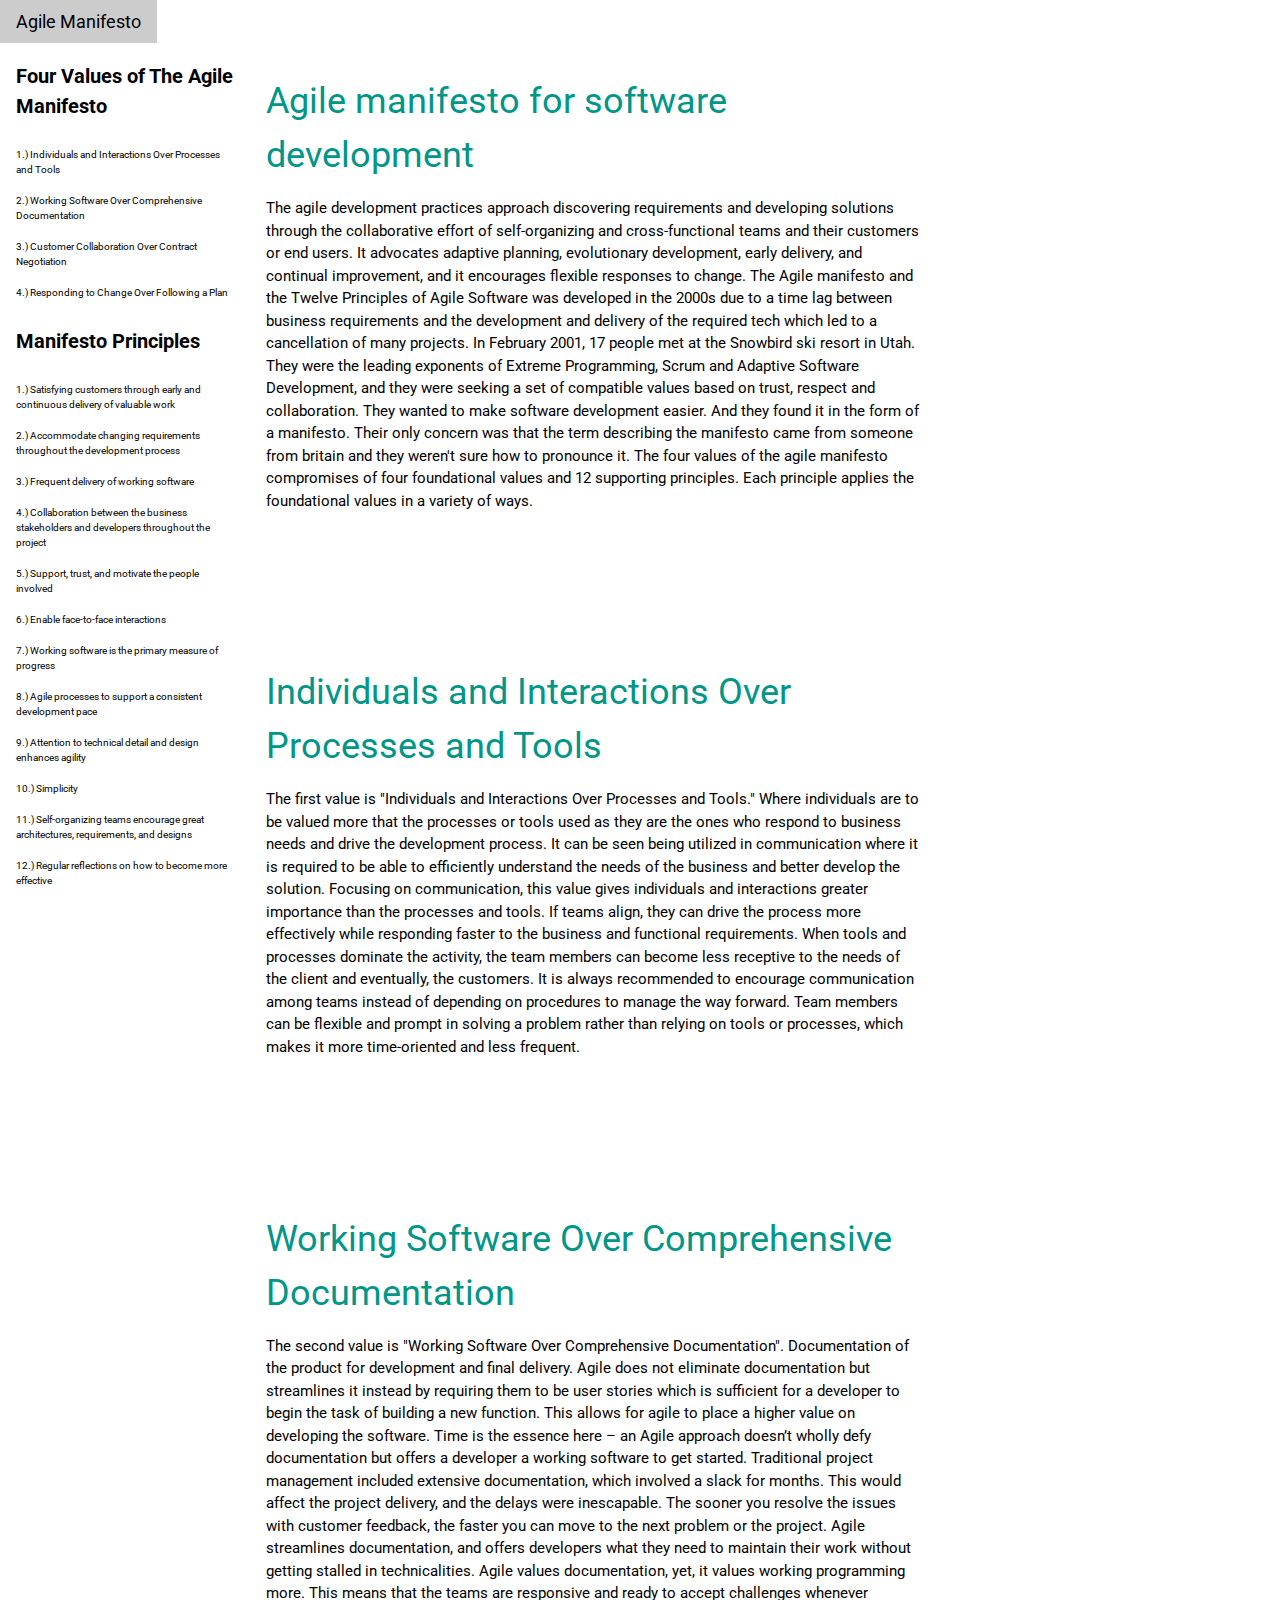
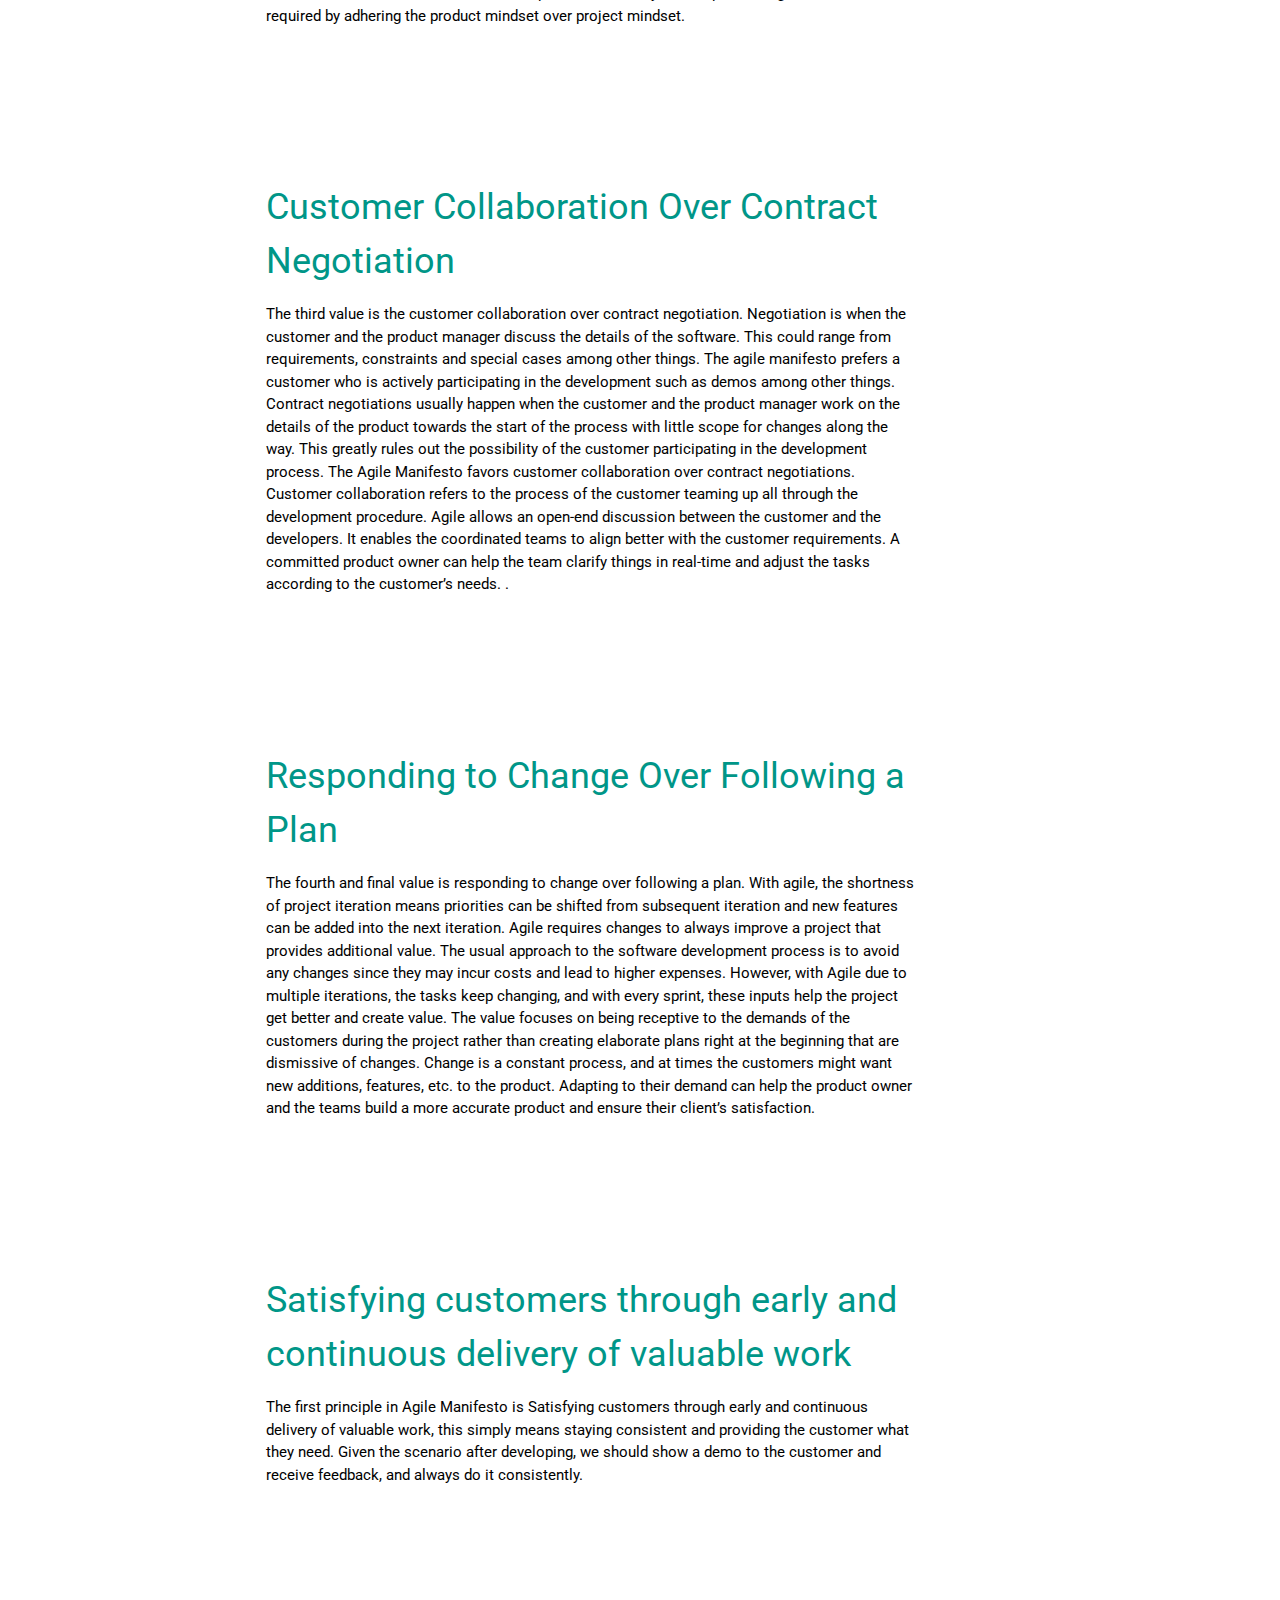
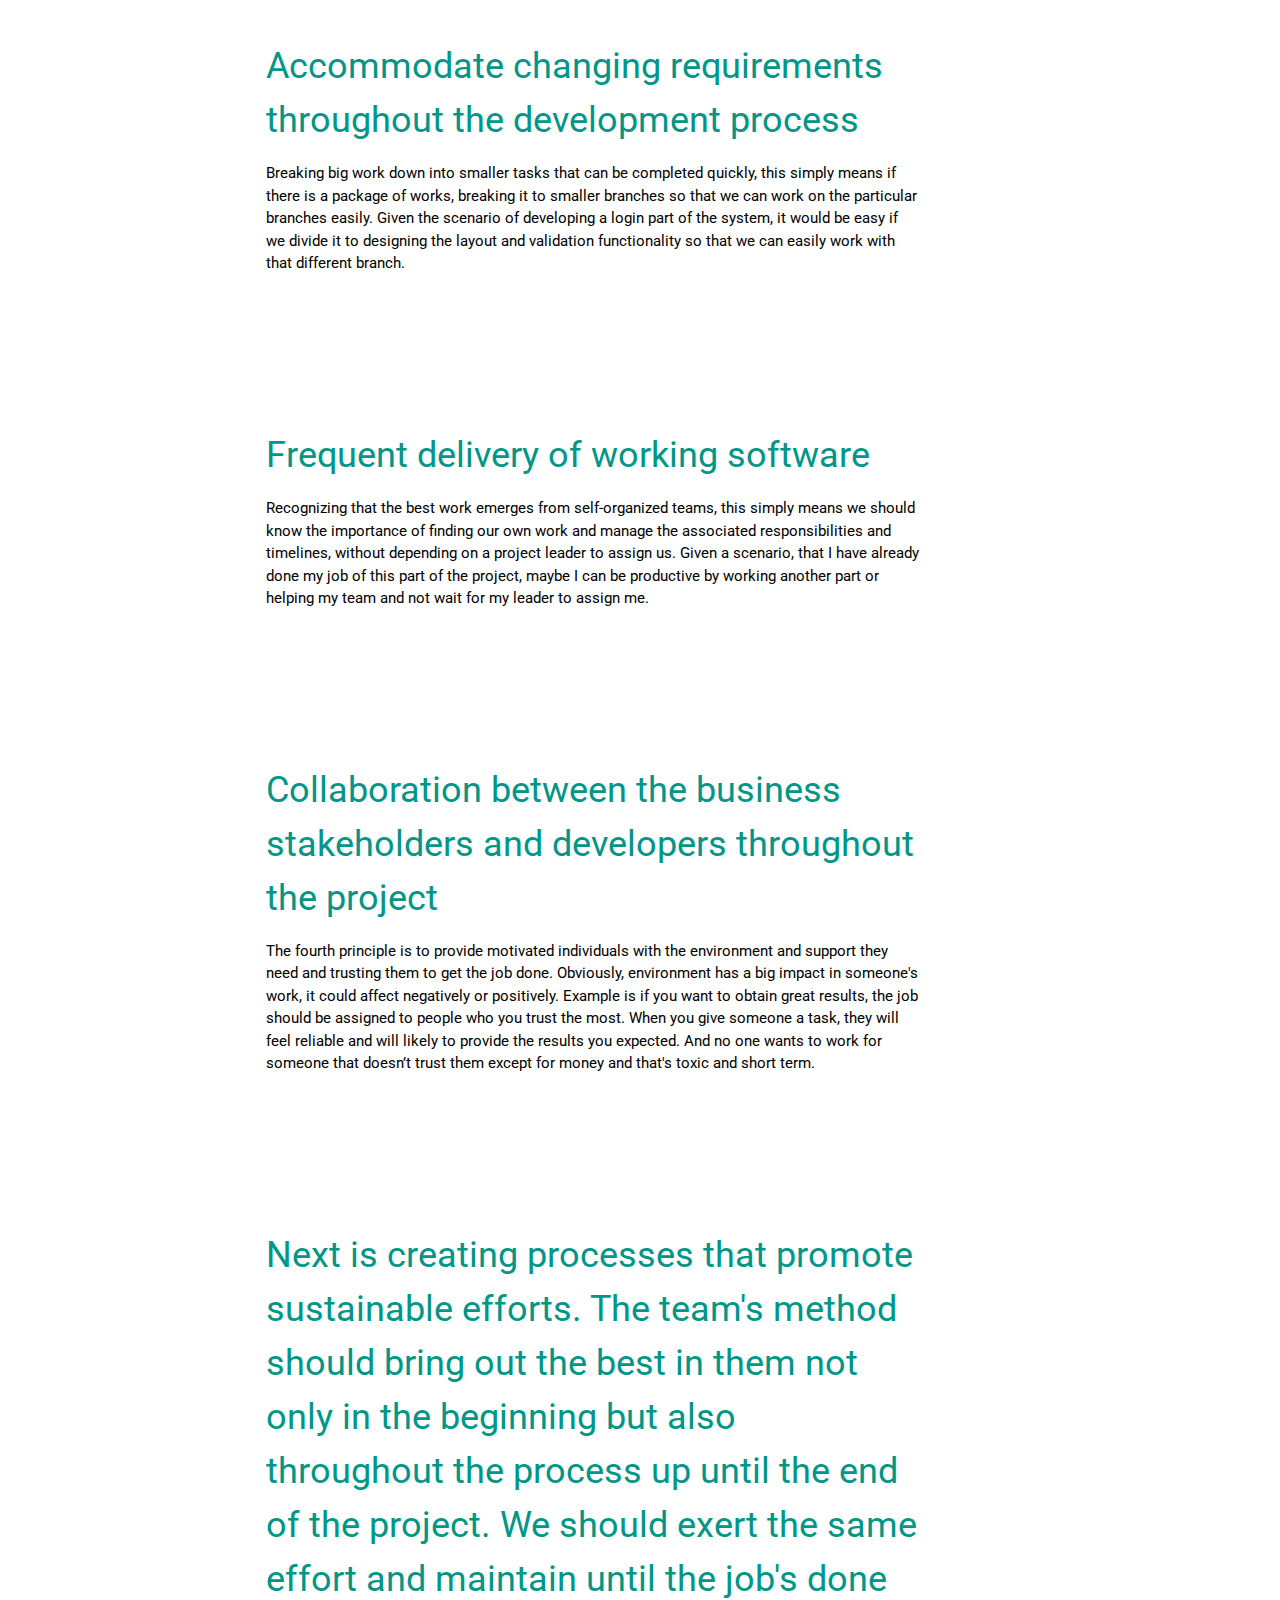
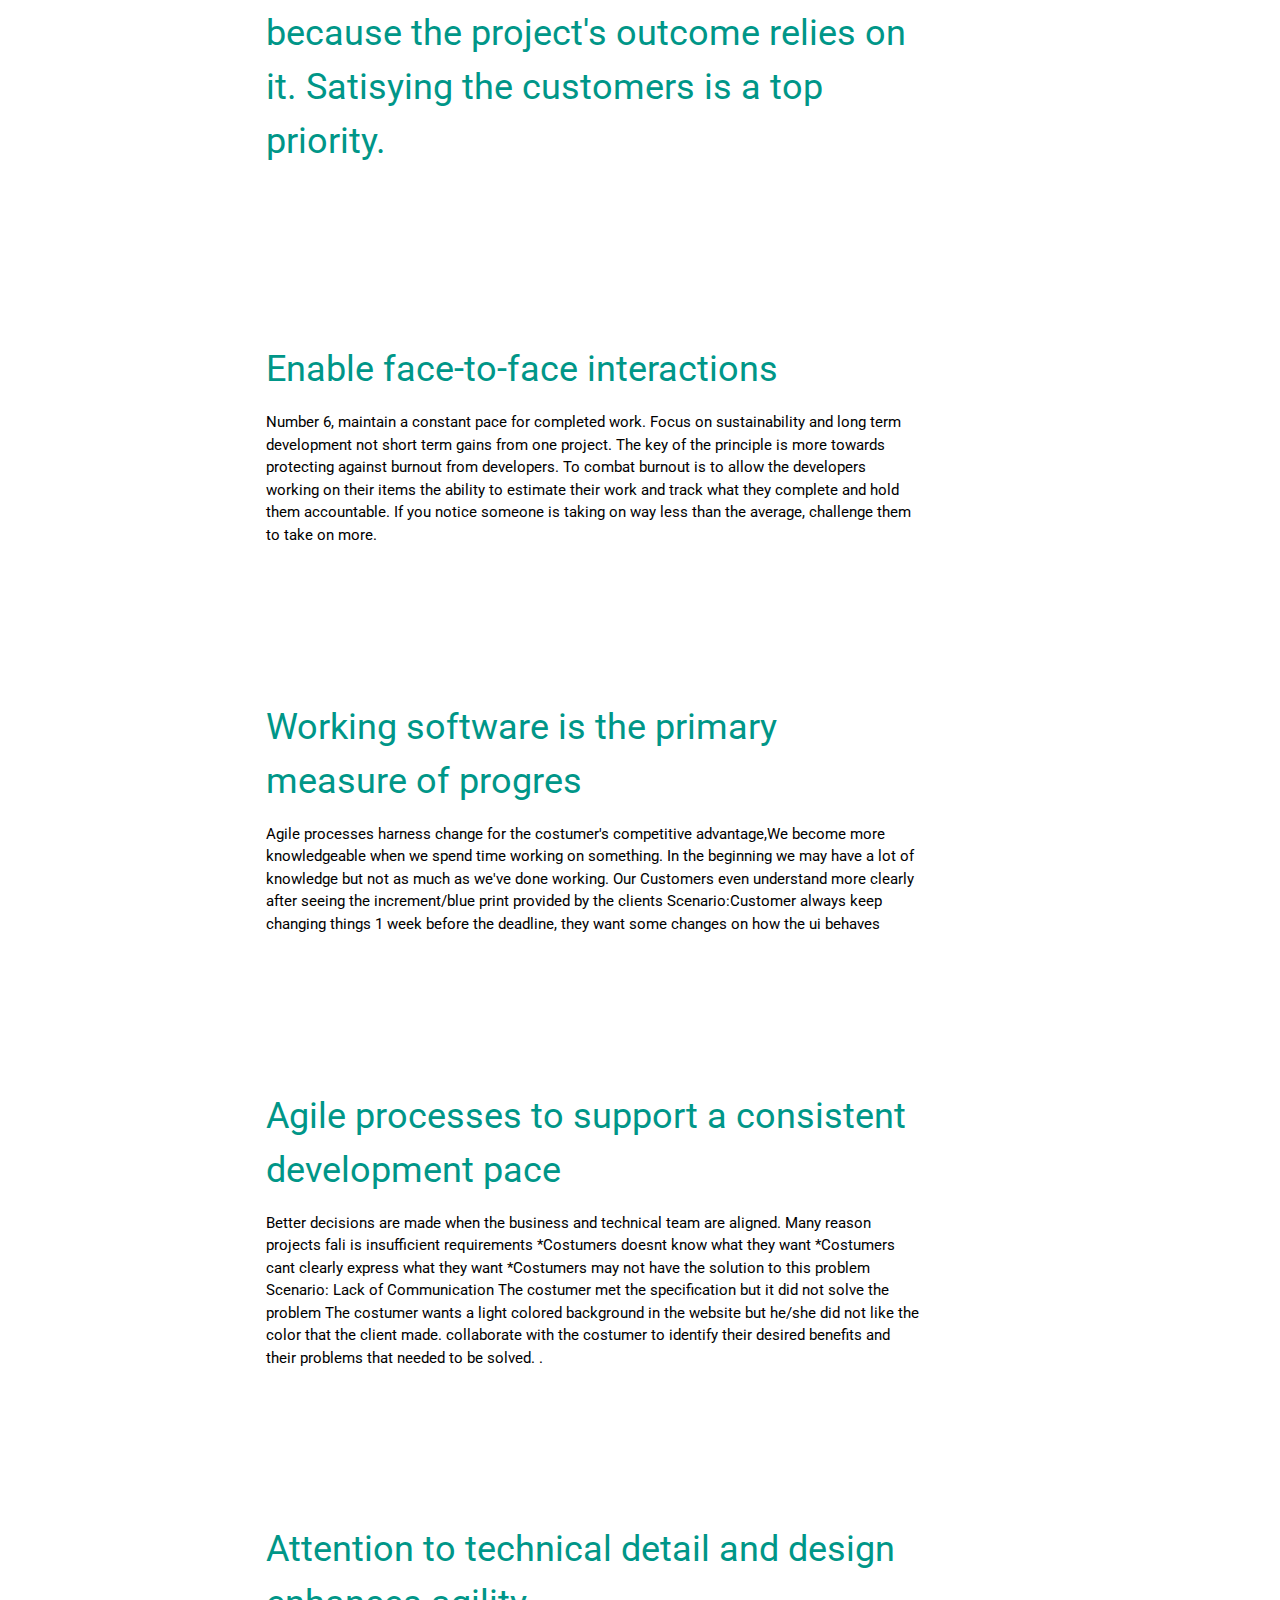
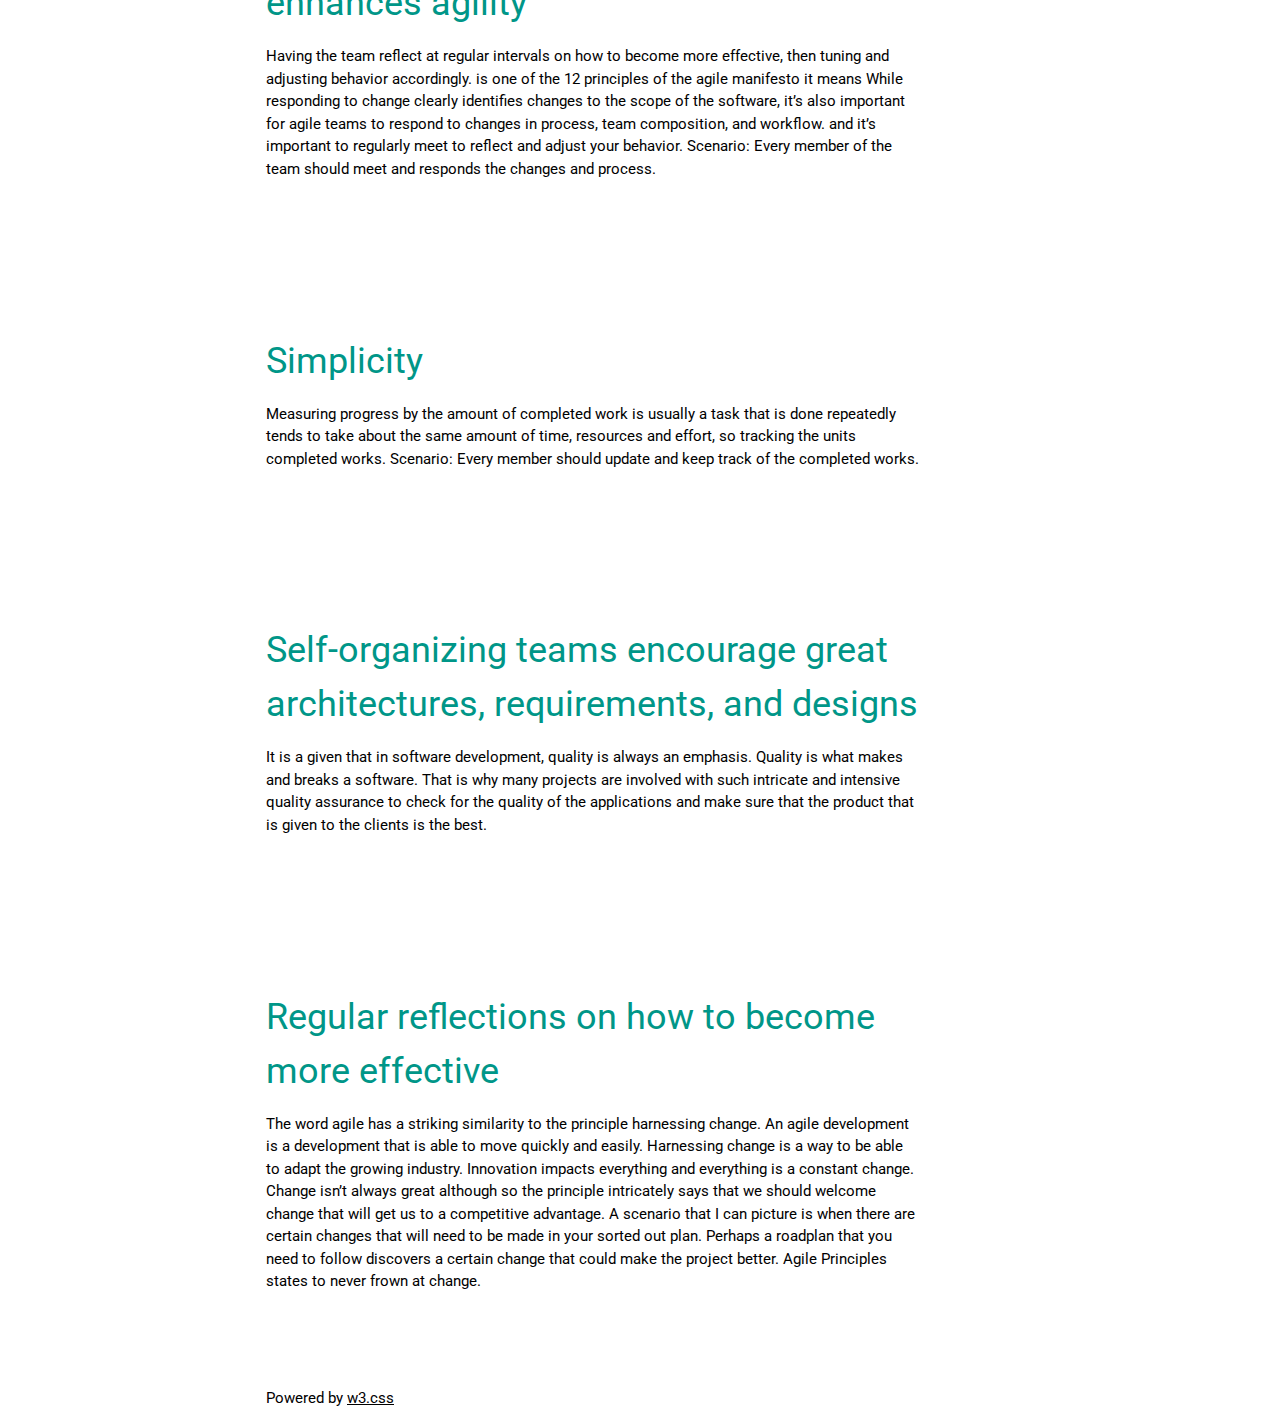
<file: agile/index.html>
<!DOCTYPE html>
<html lang="en">
<title>BATIBOT</title>
<meta charset="UTF-8">
<meta name="viewport" content="width=device-width, initial-scale=1">
<link rel="stylesheet" href="https://www.w3schools.com/w3css/4/w3.css">
<link rel="stylesheet" href="https://www.w3schools.com/lib/w3-theme-black.css">
<link rel="stylesheet" href="https://fonts.googleapis.com/css?family=Roboto">
<link rel="stylesheet" href="https://cdnjs.cloudflare.com/ajax/libs/font-awesome/4.7.0/css/font-awesome.min.css">
<style>
html,body,h1,h2,h3,h4,h5,h6 {font-family: "Roboto", sans-serif;}
.w3-sidebar {
  z-index: 3;
  width: 250px;
  top: 43px;
  bottom: 0;
  height: inherit;
}
a#sidebarss{
 font-size: 10px;

}
</style>
<body>

<!-- Navbar -->
<div class="w3-top">
  <div class="w3-bar w3-theme w3-top w3-left-align w3-large">
    <a class="w3-bar-item w3-button w3-right w3-hide-large w3-hover-white w3-large w3-theme-l1" href="javascript:void(0)" onclick="w3_open()"><i class="fa fa-bars"></i></a>
    <a href="#" class="w3-bar-item w3-button w3-theme-l1">Agile Manifesto</a>
  </div>
</div>

<!-- Sidebar -->
<nav class="w3-sidebar w3-bar-block w3-collapse w3-large w3-theme-l5 w3-animate-left" id="mySidebar">
  <a href="javascript:void(0)" onclick="w3_close()" class="w3-right w3-xlarge w3-padding-large w3-hover-black w3-hide-large" title="Close Menu">
    <i class="fa fa-remove"></i>
  </a>

  <h4 class="w3-bar-item"><b>Four Values of The Agile Manifesto</b></h4>
  <a id="sidebarss"class="w3-bar-item w3-button w3-hover-black" href="#v1">1.) Individuals and Interactions Over Processes and Tools</a>
  <a id="sidebarss"class="w3-bar-item w3-button w3-hover-black" href="#v2">2.) Working Software Over Comprehensive Documentation</a>
  <a id="sidebarss"class="w3-bar-item w3-button w3-hover-black" href="#v3">3.) Customer Collaboration Over Contract Negotiation</a>
  <a id="sidebarss"class="w3-bar-item w3-button w3-hover-black" href="#v4">4.) Responding to Change Over Following a Plan</a>
  <h4 class="w3-bar-item"><b>Manifesto Principles</b></h4>


  <a id="sidebarss"class="w3-bar-item w3-button w3-hover-black" href="#p1">1.) Satisfying customers through early and continuous delivery of valuable work</a>
  <a id="sidebarss"class="w3-bar-item w3-button w3-hover-black" href="#p2">2.) Accommodate changing requirements throughout the development process</a>
  <a id="sidebarss"class="w3-bar-item w3-button w3-hover-black" href="#p3">3.) Frequent delivery of working software</a>
  <a id="sidebarss"class="w3-bar-item w3-button w3-hover-black" href="#p4">4.) Collaboration between the business stakeholders and developers throughout the project</a>
  <a id="sidebarss"class="w3-bar-item w3-button w3-hover-black" href="#p5">5.) Support, trust, and motivate the people involved</a>
  <a id="sidebarss"class="w3-bar-item w3-button w3-hover-black" href="#p6">6.) Enable face-to-face interactions</a>
  <a id="sidebarss"class="w3-bar-item w3-button w3-hover-black" href="#p7">7.) Working software is the primary measure of progress</a>
  <a id="sidebarss"class="w3-bar-item w3-button w3-hover-black" href="#p8">8.) Agile processes to support a consistent development pace </a>
  <a id="sidebarss"class="w3-bar-item w3-button w3-hover-black" href="#p9">9.) Attention to technical detail and design enhances agility</a>
  <a id="sidebarss"class="w3-bar-item w3-button w3-hover-black" href="#p10">10.) Simplicity </a>
  <a id="sidebarss"class="w3-bar-item w3-button w3-hover-black" href="#p11">11.) Self-organizing teams encourage great architectures, requirements, and designs</a>
  <a id="sidebarss"class="w3-bar-item w3-button w3-hover-black" href="#p12">12.) Regular reflections on how to become more effective </a>
</nav>

<!-- Overlay effect when opening sidebar on small screens -->
<div class="w3-overlay w3-hide-large" onclick="w3_close()" style="cursor:pointer" title="close side menu" id="myOverlay"></div>

<!-- Main content: shift it to the right by 250 pixels when the sidebar is visible -->
<div class="w3-main" style="margin-left:250px">
      
<div class="w3-row w3-padding-64">

    <div class="w3-twothird w3-container">
      <h1 class="w3-text-teal" >Agile manifesto for software development</h1>
      <p>The agile development practices approach discovering requirements and developing solutions through the collaborative effort of self-organizing and cross-functional teams and their customers or end users. It advocates adaptive planning, evolutionary development, early delivery, and continual improvement, and it encourages flexible responses to change. The Agile manifesto and the Twelve Principles of Agile Software was developed in the 2000s due to a time lag between business requirements and the development and delivery of the required tech which led to a cancellation of many projects. In February 2001, 17 people met at the Snowbird ski resort in Utah. They were the leading exponents of Extreme Programming, Scrum and Adaptive Software Development, and they were seeking a set of compatible values based on trust, respect and collaboration. They wanted to make software development easier. And they found it in the form of a manifesto. Their only concern was that the term describing the manifesto came from someone from britain and they weren't sure how to pronounce it. The four values of the agile manifesto compromises of four foundational values and 12 supporting principles. Each principle applies the foundational values in a variety of ways.</p>
    </div>
  
  </div>
  <div class="w3-row w3-padding-64" id="v1">

    <div class="w3-twothird w3-container">
      <h1 class="w3-text-teal" >Individuals and Interactions Over Processes and Tools</h1>
      <p>The first value is "Individuals and Interactions Over Processes and Tools." Where individuals are to be valued more that the processes or tools used as they are the ones who respond to business needs and drive the development process. It can be seen being utilized in communication where it is required to be able to efficiently understand the needs of the business and better develop the solution. Focusing on communication, this value gives individuals and interactions greater importance than the processes and tools. If teams align, they can drive the process more effectively while responding faster to the business and functional requirements. When tools and processes dominate the activity, the team members can become less receptive to the needs of the client and eventually, the customers. It is always recommended to encourage communication among teams instead of depending on procedures to manage the way forward. Team members can be flexible and prompt in solving a problem rather than relying on tools or processes, which makes it more time-oriented and less frequent.</p>
    </div>
  
  </div>

  
  <div class="w3-row w3-padding-64"  id="v2">
    <div class="w3-twothird w3-container">
      <h1 class="w3-text-teal">Working Software Over Comprehensive Documentation</h1>
      <p>The second value is "Working Software Over Comprehensive Documentation". Documentation of the product for development and final delivery. Agile does not eliminate documentation but streamlines it instead by requiring them to be user stories which is sufficient for a developer to begin the task of building a new function. This allows for agile to place a higher value on developing the software.
Time is the essence here – an Agile approach doesn’t wholly defy documentation but offers a developer a working software to get started. Traditional project management included extensive documentation, which involved a slack for months. This would affect the project delivery, and the delays were inescapable.
The sooner you resolve the issues with customer feedback, the faster you can move to the next problem or the project. Agile streamlines documentation, and offers developers what they need to maintain their work without getting stalled in technicalities. Agile values documentation, yet, it values working programming more. This means that the teams are responsive and ready to accept challenges whenever required by adhering the product mindset over project mindset.</p>
    </div>
   
  </div>

  <div class="w3-row w3-padding-64"  id="v3">
    <div class="w3-twothird w3-container">
      <h1 class="w3-text-teal">Customer Collaboration Over Contract Negotiation</h1>
      <p>The third value is the customer collaboration over contract negotiation. Negotiation is when the
customer and the product manager discuss the details of the software. This could range from requirements, constraints and special cases among other things. The agile manifesto prefers a customer who is  actively participating in the development such as demos among other things.
Contract negotiations usually happen when the customer and the product manager work on the details of the product towards the start of the process with little scope for changes along the way. This greatly rules out the possibility of the customer participating in the development process. The Agile Manifesto favors customer collaboration over contract negotiations. Customer collaboration refers to the process of the customer teaming up all through the development procedure.
Agile allows an open-end discussion between the customer and the developers. It enables the coordinated teams to align better with the customer requirements. A committed product owner can help the team clarify things in real-time and adjust the tasks according to the customer’s needs.
.</p>
    </div>
  
  </div>

  <div class="w3-row w3-padding-64" id="v4">
    <div class="w3-twothird w3-container">
      <h1 class="w3-text-teal">Responding to Change Over Following a Plan</h1>
      <p>The fourth and final value is responding to change over following a plan. With agile, the shortness of  project iteration means priorities can be shifted from subsequent iteration and new features can be added into the next iteration. Agile requires changes to always improve a project that provides additional value.

The usual approach to the software development process is to avoid any changes since they may incur costs and lead to higher expenses. However, with Agile due to multiple iterations, the tasks keep changing, and with every sprint, these inputs help the project get better and create value. The value focuses on being receptive to the demands of the customers during the project rather than creating elaborate plans right at the beginning that are dismissive of changes.
Change is a constant process, and at times the customers might want new additions, features, etc. to the product. Adapting to their demand can help the product owner and the teams build a more accurate product and ensure their client’s satisfaction.</p>
    </div>
   
  </div>


  <div class="w3-row w3-padding-64" id="p1">
    <div class="w3-twothird w3-container">
      <h1 class="w3-text-teal">Satisfying customers through early and continuous delivery of valuable work</h1>
      <p>The first principle in Agile Manifesto is Satisfying customers through early and continuous delivery of valuable work, this simply means staying consistent and providing the customer what they need. Given the scenario after developing, we should show a demo to the customer and receive feedback, and always do it consistently.</p>
    </div>
    
  </div>
  <div class="w3-row w3-padding-64" id="p2">
    <div class="w3-twothird w3-container">
      <h1 class="w3-text-teal">Accommodate changing requirements throughout the development process</h1>
      <p>Breaking big work down into smaller tasks that can be completed quickly, this simply means if there is a package of works, breaking it to smaller branches so that we can work on the particular branches easily. Given the scenario of developing a login part of the system, it would be easy if we divide it to designing the layout and validation functionality so that we can easily work with that different branch.</p>
    </div>
   
  </div>

  <div class="w3-row w3-padding-64" id="p3">
    <div class="w3-twothird w3-container">
      <h1 class="w3-text-teal">Frequent delivery of working software</h1>
      <p>Recognizing that the best work emerges from self-organized teams, this simply means we should know the importance of finding our own work and manage the associated responsibilities and timelines, without depending on a project leader to assign us. Given a scenario, that I have already done my job of this part of the project, maybe I can be productive by working another part or helping my team and not wait for my leader to assign me.</p>
    </div>
    
  </div>

  <div class="w3-row w3-padding-64" id="p4">
    <div class="w3-twothird w3-container">
      <h1 class="w3-text-teal">Collaboration between the business stakeholders and developers throughout the project</h1>
      <p>The fourth principle is to provide motivated individuals with the environment and support they need and trusting them to get the job done. Obviously, environment has a big impact in someone's work, it could affect negatively or positively. Example is if you want to obtain great results, the job should be assigned to people who you trust the most. When you give someone a task, they will feel reliable and will likely to provide the results you expected. And no one wants to work for someone that doesn’t trust them except for money and that's toxic and short term. </p>
    </div>
   
  </div>

  <div class="w3-row w3-padding-64" id="p5">
    <div class="w3-twothird w3-container">
      <h1 class="w3-text-teal">Next is creating processes that promote sustainable efforts. The team's method should bring out the best in them not only in the beginning but also throughout the process up until the end of the project. We should exert the same effort and maintain until the job's done because the project's outcome relies on it. Satisying the customers is a top priority.</p>
    </div>
    
  </div>

  <div class="w3-row w3-padding-64" id="p6">
    <div class="w3-twothird w3-container">
      <h1 class="w3-text-teal">Enable face-to-face interactions</h1>
      <p>Number 6, maintain a constant pace for completed work. Focus on sustainability and long term development not short term gains from one project. The key of the principle is more towards protecting against burnout from developers. To combat burnout is to allow the developers working on their items the ability to estimate their work and track what they complete and hold them accountable. If you notice someone is taking on way less than the average, challenge them to take on more.</p>
    </div>
    
  </div>

  <div class="w3-row w3-padding-64" id="p7">
    <div class="w3-twothird w3-container">
      <h1 class="w3-text-teal">Working software is the primary measure of progres</h1>
      <p>Agile processes harness change for the costumer's competitive advantage,We become 
more knowledgeable when we spend time working on something.
 
In the beginning we may have a lot of knowledge but not as much as we've done working.
Our Customers even understand more clearly after seeing the increment/blue print provided by the clients

Scenario:Customer always keep changing things 1 week before the deadline, they want some changes on how the ui behaves
</p>
    </div>
    
  </div>

  <div class="w3-row w3-padding-64" id="p8">
    <div class="w3-twothird w3-container">
      <h1 class="w3-text-teal">Agile processes to support a consistent development pace</h1>
      <p>Better decisions are made when the business and technical team are aligned.
Many reason projects fali is insufficient requirements
*Costumers doesnt know what they want 
*Costumers cant clearly express what they want 
*Costumers may not have the solution to this problem


Scenario: Lack of Communication
The costumer met the specification but it did not solve the problem

The costumer wants a light colored background in the website but he/she did not 
like the color that the client made.

collaborate with the costumer to identify their desired benefits and their problems that needed to be solved.
.</p>
    </div>
 
  
  </div>

  <div class="w3-row w3-padding-64" id="p9">
    <div class="w3-twothird w3-container">
      <h1 class="w3-text-teal">Attention to technical detail and design enhances agility</h1>
      <p>Having the team reflect at regular intervals on how to become more effective, then tuning and adjusting behavior accordingly. is one of the 12 principles of the agile manifesto it means While responding to change clearly identifies changes to the scope of the software, it’s also important for agile teams to respond to changes in process, team composition, and workflow.  and it’s important to regularly meet to reflect and adjust your behavior. 

Scenario: Every member of the team  should meet and responds the changes and process.</p>
    </div>
   
  </div>

  <div class="w3-row w3-padding-64" id="p10">
    <div class="w3-twothird w3-container">
      <h1 class="w3-text-teal">Simplicity</h1>
      <p>Measuring progress by the amount of completed work is usually a task that is done repeatedly tends to take about the same amount of time, resources and effort, so tracking the units completed works.

Scenario: Every member should update and keep track of the completed works.
</p>
    </div>
    
  </div>

  <div class="w3-row w3-padding-64" id="p11">
    <div class="w3-twothird w3-container">
      <h1 class="w3-text-teal">Self-organizing teams encourage great architectures, requirements, and designs</h1>
      <p>It is a given that in software development, quality is always an emphasis. Quality is what makes and breaks a software. That is why many projects are involved with such intricate and intensive quality assurance to check for the quality of the applications and make sure that the product that is given to the clients is the best.</p>
    </div>
  
  </div>

  <div class="w3-row w3-padding-64" id="p12">
    <div class="w3-twothird w3-container">
      <h1 class="w3-text-teal">Regular reflections on how to become more effective</h1>
      <p>The word agile has a striking similarity to the principle harnessing change. An agile development is a development that is able to move quickly and easily. Harnessing change is a way to be able to adapt the growing industry. Innovation impacts everything and everything is a constant change. Change isn’t always great although so the principle intricately says that we should welcome change that will get us to a competitive advantage. A scenario that I can picture is when there are certain changes that will need to be made in your sorted out plan. Perhaps a roadplan that you need to follow discovers a certain change that could make the project better. Agile Principles states to never frown at change.</p>
    </div>
    
  </div>



  <!-- Pagination 
  <div class="w3-center w3-padding-32">
    <div class="w3-bar">
      <a class="w3-button w3-black" href="#">1</a>
      <a class="w3-button w3-hover-black" href="#">2</a>
      <a class="w3-button w3-hover-black" href="#">3</a>
      <a class="w3-button w3-hover-black" href="#">4</a>
      <a class="w3-button w3-hover-black" href="#">5</a>
      <a class="w3-button w3-hover-black" href="#">»</a>
    </div>
  </div>
-->
  <footer id="myFooter">
   

    <div class="w3-container w3-theme-l1">
      <p>Powered by <a href="https://www.w3schools.com/w3css/default.asp" target="_blank">w3.css</a></p>
    </div>
  </footer>

<!-- END MAIN -->
</div>

<script>
// Get the Sidebar
var mySidebar = document.getElementById("mySidebar");

// Get the DIV with overlay effect
var overlayBg = document.getElementById("myOverlay");

// Toggle between showing and hiding the sidebar, and add overlay effect
function w3_open() {
  if (mySidebar.style.display === 'block') {
    mySidebar.style.display = 'none';
    overlayBg.style.display = "none";
  } else {
    mySidebar.style.display = 'block';
    overlayBg.style.display = "block";
  }
}

// Close the sidebar with the close button
function w3_close() {
  mySidebar.style.display = "none";
  overlayBg.style.display = "none";
}
</script>

</body>
</html>
</file>
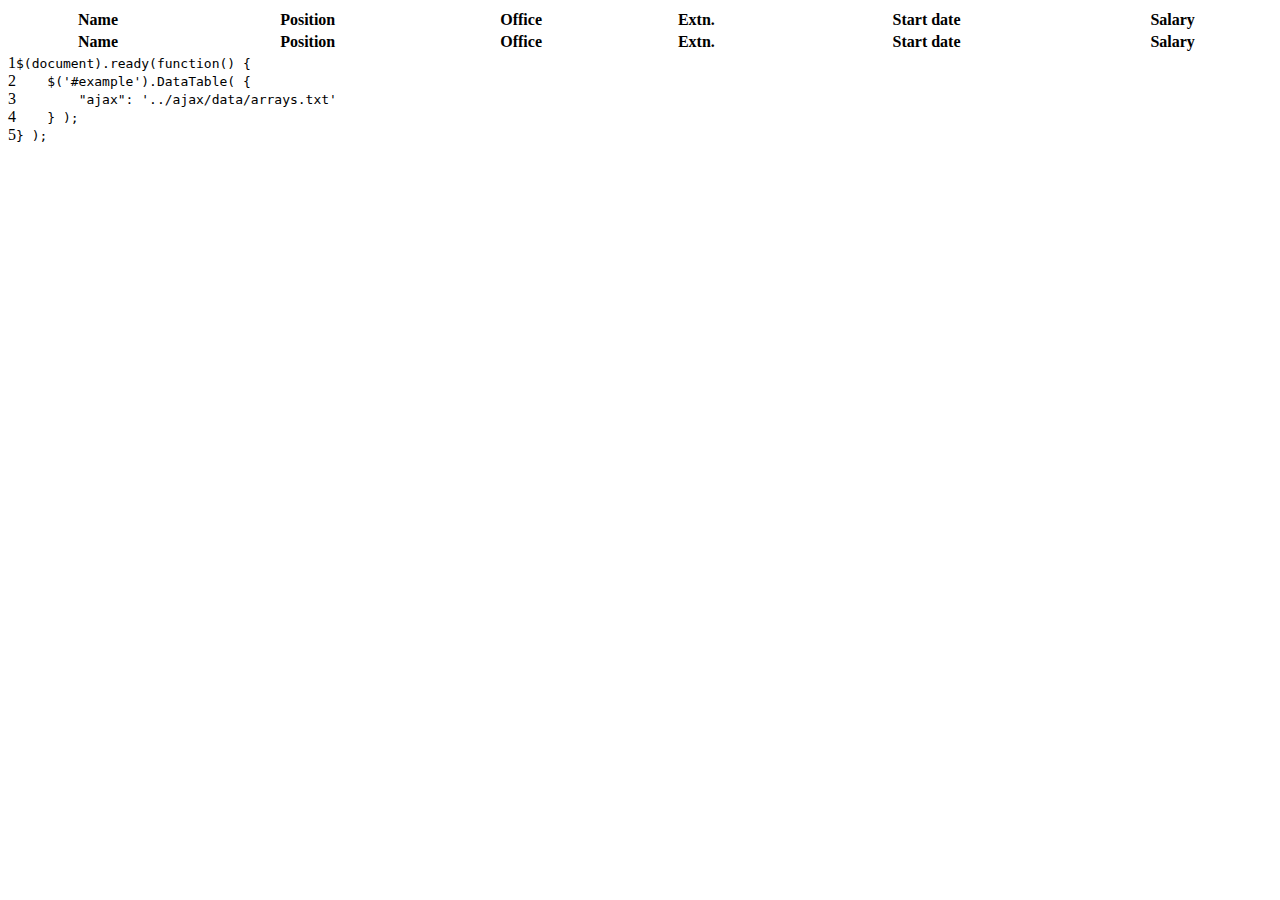
<file: try/index.html>
<!DOCTYPE html>
<html>
<head>
	<title>try </title>
	<script
  src="https://code.jquery.com/jquery-3.4.1.min.js"
  integrity="sha256-CSXorXvZcTkaix6Yvo6HppcZGetbYMGWSFlBw8HfCJo="
  crossorigin="anonymous"></script>
<link rel="stylesheet" type="text/css" href="https://cdn.datatables.net/1.10.20/css/jquery.dataTables.min.css">
<script type="text/javascript" src="https://code.jquery.com/jquery-3.3.1.js"></script>
<script type="text/javascript" src="https://cdn.datatables.net/1.10.20/js/jquery.dataTables.min.js"></script>
	
</head>
<body>
<table id="example" class="display" style="width:100%"> <thead> <tr> <th>Name</th> <th>Position</th> <th>Office</th> <th>Extn.</th> <th>Start date</th> <th>Salary</th> </tr> </thead> <tfoot> <tr> <th>Name</th> <th>Position</th> <th>Office</th> <th>Extn.</th> <th>Start date</th> <th>Salary</th> </tr> </tfoot> </table><table border="0" cellpadding="0" cellspacing="0"><tbody><tr><td class="gutter"><div class="line number1 index0 alt2">1</div><div class="line number2 index1 alt1">2</div><div class="line number3 index2 alt2">3</div><div class="line number4 index3 alt1">4</div><div class="line number5 index4 alt2">5</div></td><td class="code"><div class="container"><div class="line number1 index0 alt2"><code class="js plain">$(document).ready(</code><code class="js keyword">function</code><code class="js plain">() {</code></div><div class="line number2 index1 alt1"><code class="js spaces">&nbsp;&nbsp;&nbsp;&nbsp;</code><code class="js plain">$(</code><code class="js string">'#example'</code><code class="js plain">).DataTable( {</code></div><div class="line number3 index2 alt2"><code class="js spaces">&nbsp;&nbsp;&nbsp;&nbsp;&nbsp;&nbsp;&nbsp;&nbsp;</code><code class="js string">"ajax"</code><code class="js plain">: </code><code class="js string">'../ajax/data/arrays.txt'</code></div><div class="line number4 index3 alt1"><code class="js spaces">&nbsp;&nbsp;&nbsp;&nbsp;</code><code class="js plain">} );</code></div><div class="line number5 index4 alt2"><code class="js plain">} );</code></div></div></td></tr></tbody></table><table border="0" cellpadding="0" cellspacing="0"><tbody><tr><td class="gutter"><div class="line number1 index0 alt2" style="display: none;">1</div></td><td class="code"><div class="container" style="display: none;"><div class="line number1 index0 alt2" style="display: none;">&nbsp;</div></div></td></tr></tbody></table>
</body>
</html>
<script type="text/javascript">
 
		 $(document).ready(function()
		 {


		  $(document).ready(function() {
			    $('#example').DataTable( {
				"ajax": 'source.json',
				    "data":'names'
			    } );
			} );
			 
		});
	   
</script>
</file>
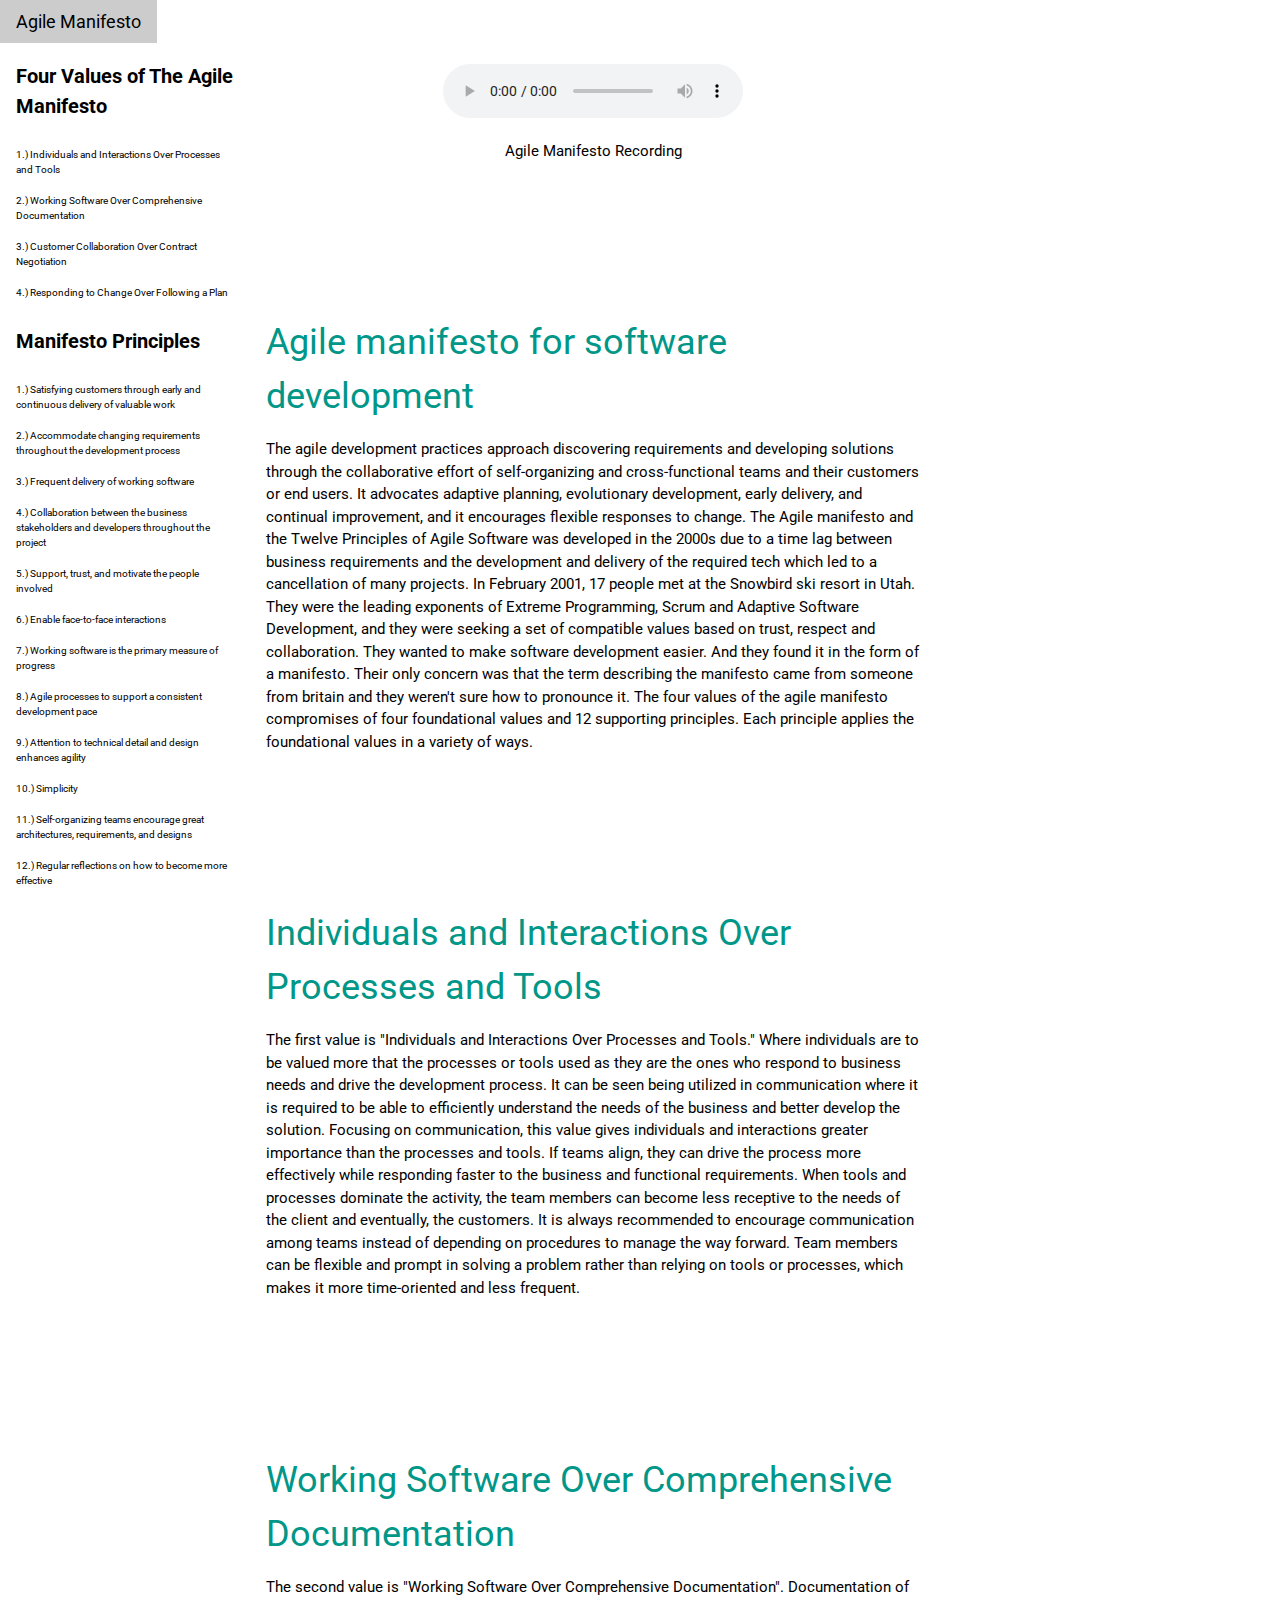
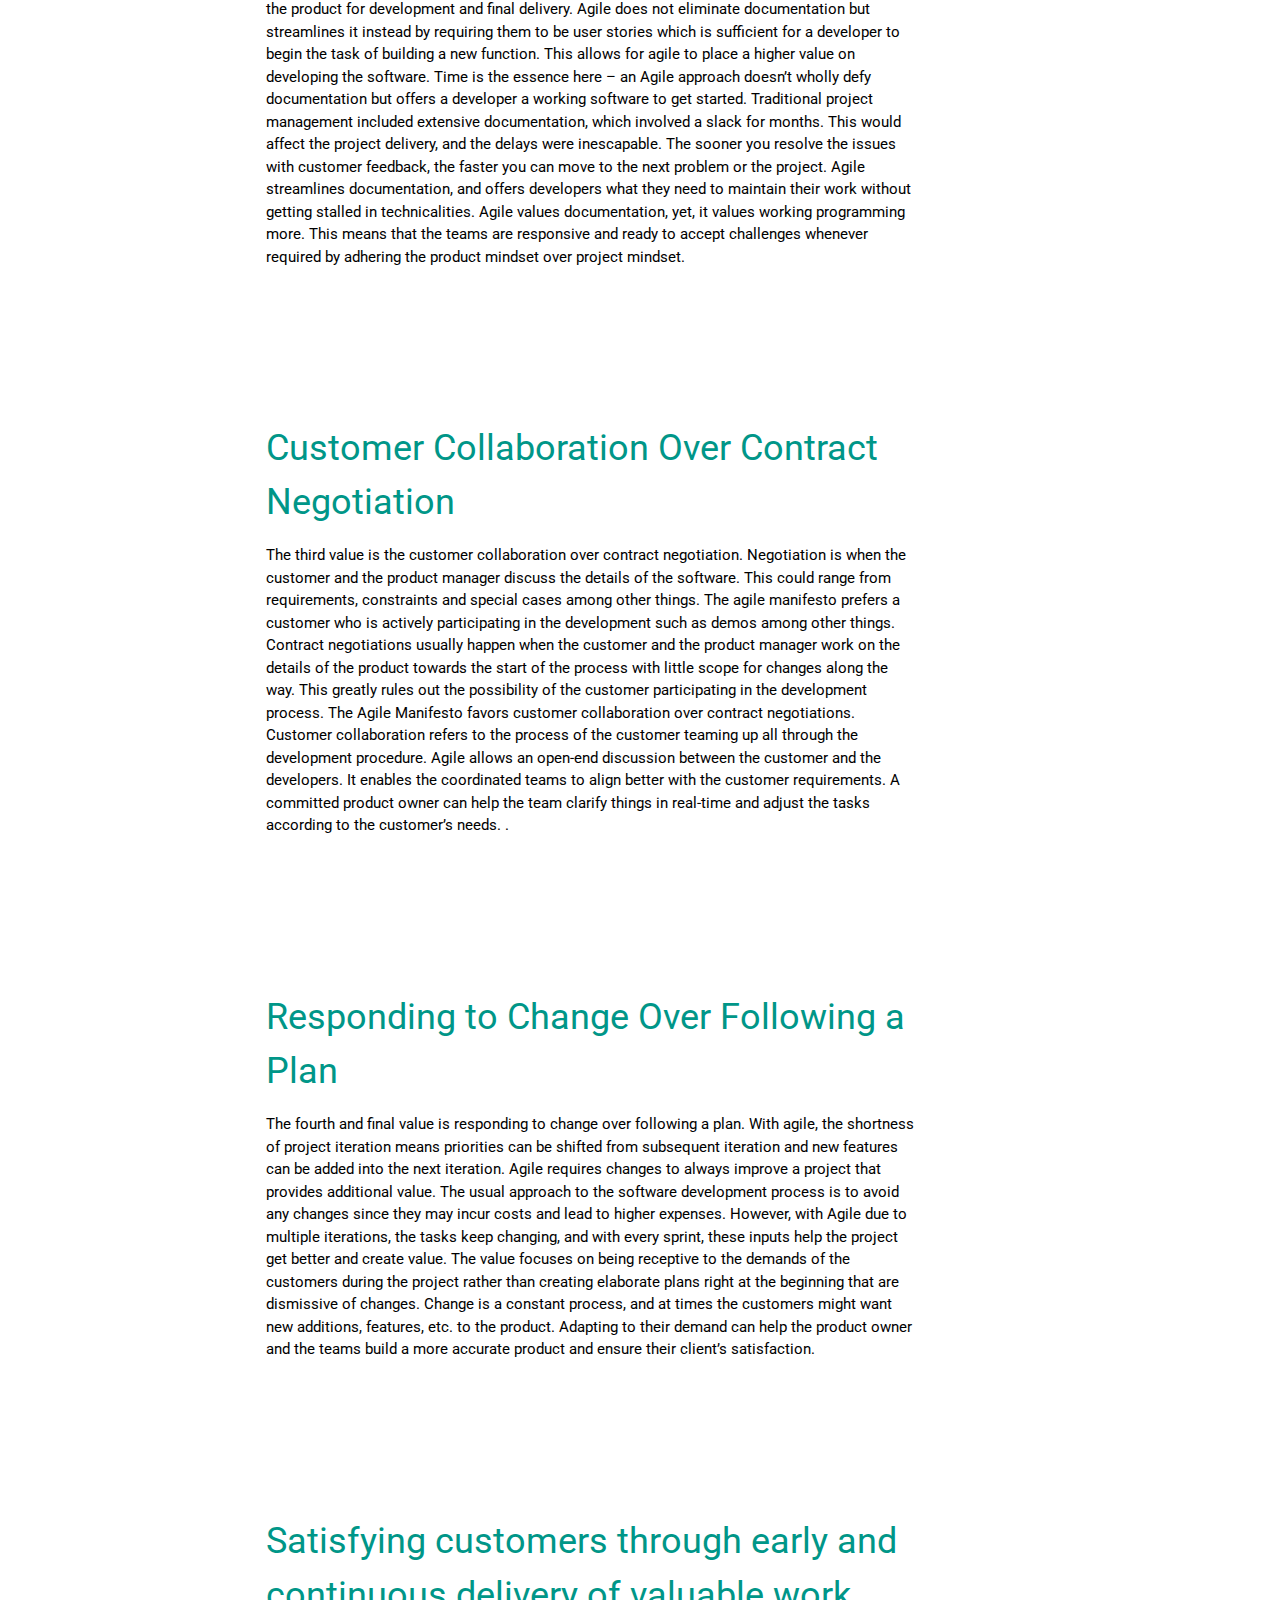
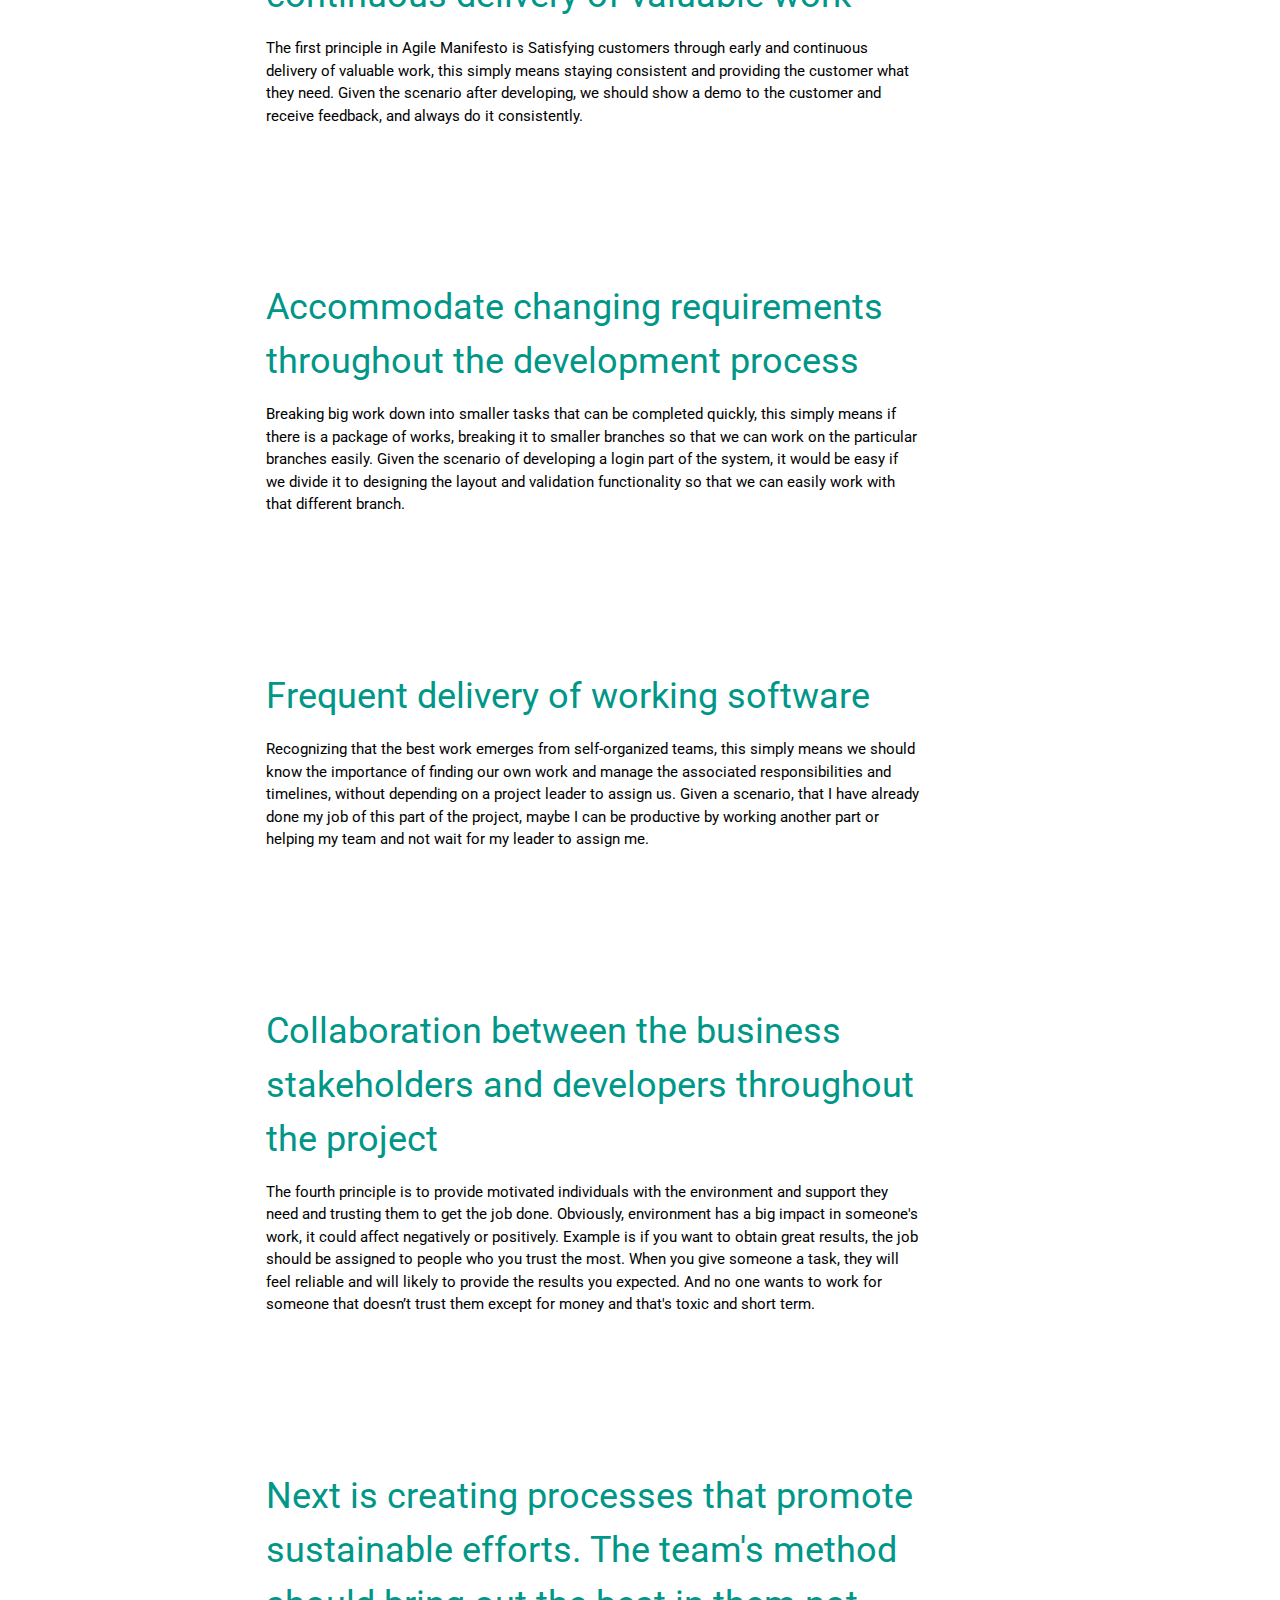
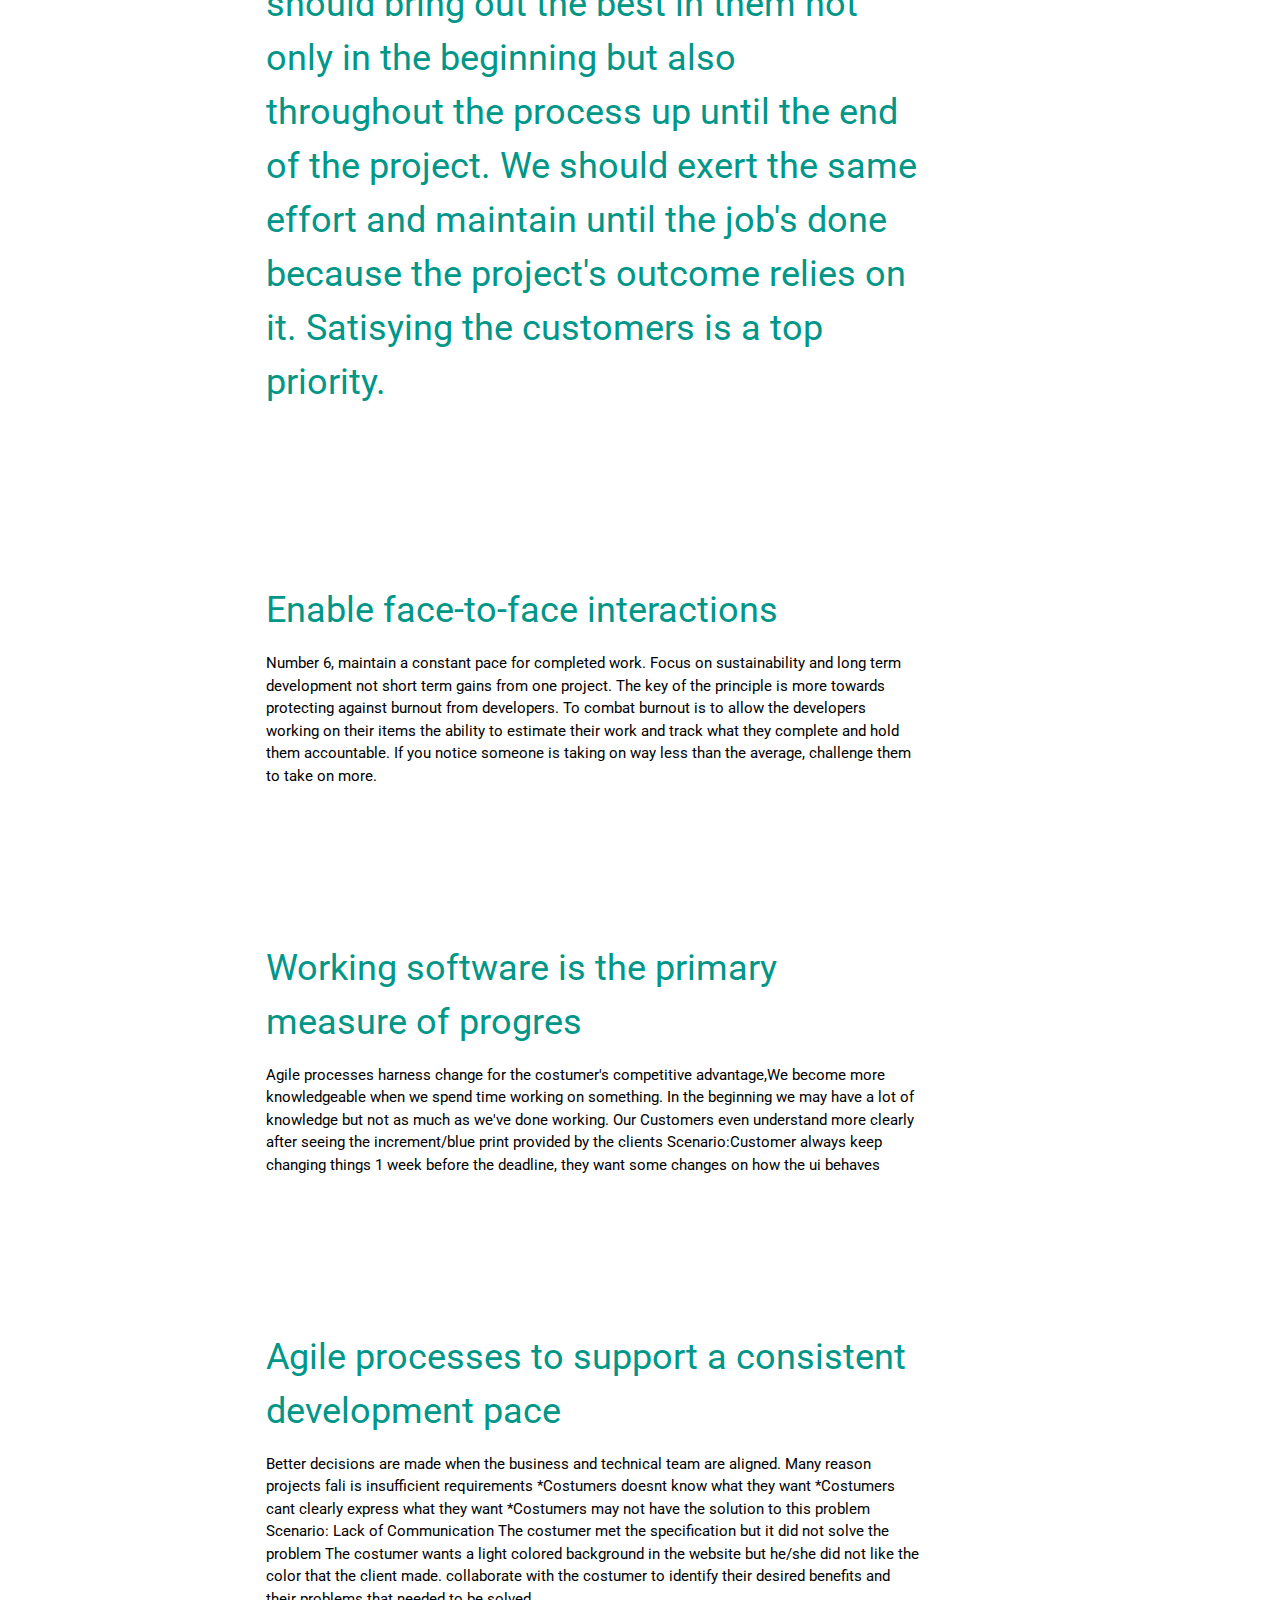
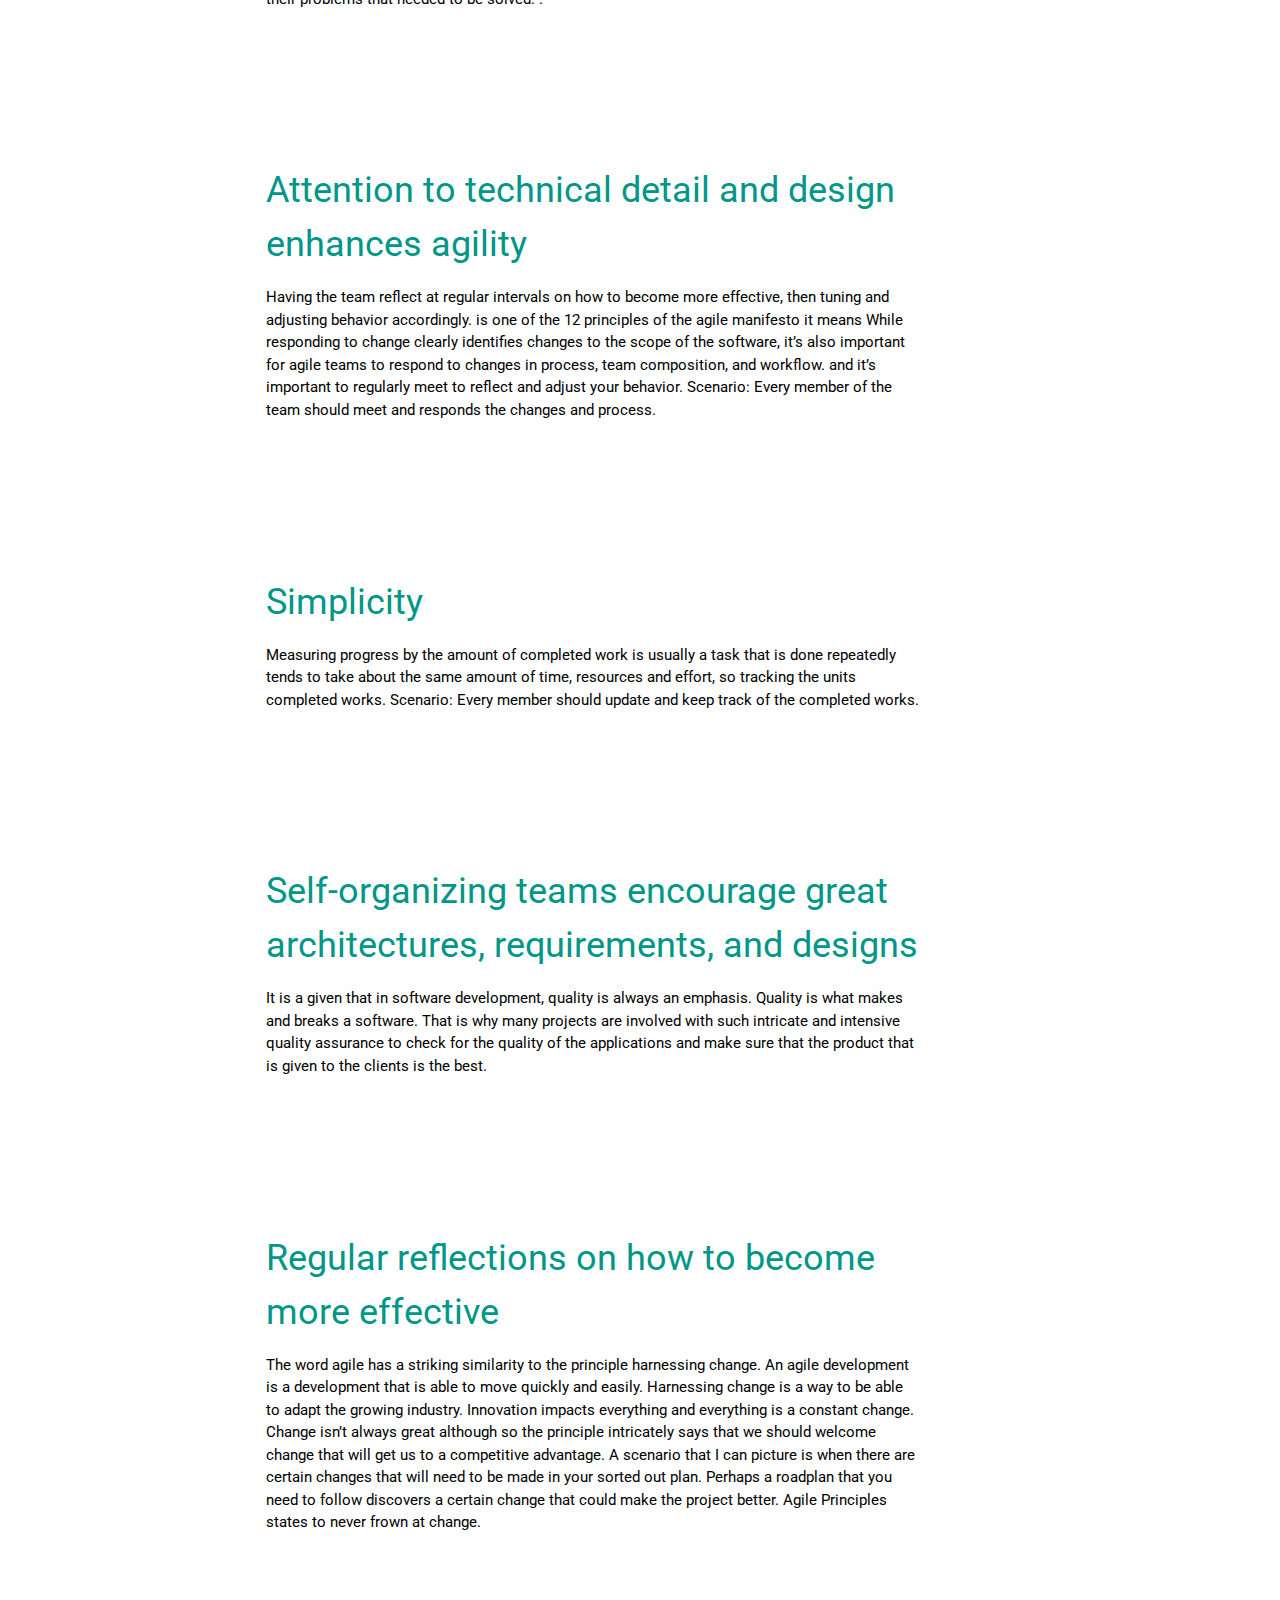
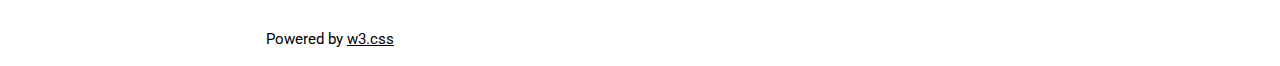
<file: agile/agile.html>
<!DOCTYPE html>
<html lang="en">
<title>BATIBOT</title>
<meta charset="UTF-8">
<meta name="viewport" content="width=device-width, initial-scale=1">
<link rel="stylesheet" href="https://www.w3schools.com/w3css/4/w3.css">
<link rel="stylesheet" href="https://www.w3schools.com/lib/w3-theme-black.css">
<link rel="stylesheet" href="https://fonts.googleapis.com/css?family=Roboto">
<link rel="stylesheet" href="https://cdnjs.cloudflare.com/ajax/libs/font-awesome/4.7.0/css/font-awesome.min.css">
<style>
html,body,h1,h2,h3,h4,h5,h6 {font-family: "Roboto", sans-serif;}
.w3-sidebar {
  z-index: 3;
  width: 250px;
  top: 43px;
  bottom: 0;
  height: inherit;
}
a#sidebarss{
 font-size: 10px;

}
  #myBtn {
  display: none;
  position: fixed;
  bottom: 20px;
  right: 30px;
  z-index: 99;
  font-size: 18px;
  border: none;
  outline: none;
  background-color: red;
  color: white;
  cursor: pointer;
  padding: 15px;
  border-radius: 4px;
}

#myBtn:hover {
  background-color: #555;
}
</style>
<body>
<button onclick="topFunction()" id="myBtn" title="Go to top">Top</button>

<!-- Navbar -->
<div class="w3-top">
  <div class="w3-bar w3-theme w3-top w3-left-align w3-large">
    <a class="w3-bar-item w3-button w3-right w3-hide-large w3-hover-white w3-large w3-theme-l1" href="javascript:void(0)" onclick="w3_open()"><i class="fa fa-bars"></i></a>
    <a href="#" class="w3-bar-item w3-button w3-theme-l1">Agile Manifesto</a>
  </div>
</div>

<!-- Sidebar -->
<nav class="w3-sidebar w3-bar-block w3-collapse w3-large w3-theme-l5 w3-animate-left" id="mySidebar">
  <a href="javascript:void(0)" onclick="w3_close()" class="w3-right w3-xlarge w3-padding-large w3-hover-black w3-hide-large" title="Close Menu">
    <i class="fa fa-remove"></i>
  </a>

  <h4 class="w3-bar-item"><b>Four Values of The Agile Manifesto</b></h4>
  <a id="sidebarss"class="w3-bar-item w3-button w3-hover-black" href="#v1">1.) Individuals and Interactions Over Processes and Tools</a>
  <a id="sidebarss"class="w3-bar-item w3-button w3-hover-black" href="#v2">2.) Working Software Over Comprehensive Documentation</a>
  <a id="sidebarss"class="w3-bar-item w3-button w3-hover-black" href="#v3">3.) Customer Collaboration Over Contract Negotiation</a>
  <a id="sidebarss"class="w3-bar-item w3-button w3-hover-black" href="#v4">4.) Responding to Change Over Following a Plan</a>
  <h4 class="w3-bar-item"><b>Manifesto Principles</b></h4>


  <a id="sidebarss"class="w3-bar-item w3-button w3-hover-black" href="#p1">1.) Satisfying customers through early and continuous delivery of valuable work</a>
  <a id="sidebarss"class="w3-bar-item w3-button w3-hover-black" href="#p2">2.) Accommodate changing requirements throughout the development process</a>
  <a id="sidebarss"class="w3-bar-item w3-button w3-hover-black" href="#p3">3.) Frequent delivery of working software</a>
  <a id="sidebarss"class="w3-bar-item w3-button w3-hover-black" href="#p4">4.) Collaboration between the business stakeholders and developers throughout the project</a>
  <a id="sidebarss"class="w3-bar-item w3-button w3-hover-black" href="#p5">5.) Support, trust, and motivate the people involved</a>
  <a id="sidebarss"class="w3-bar-item w3-button w3-hover-black" href="#p6">6.) Enable face-to-face interactions</a>
  <a id="sidebarss"class="w3-bar-item w3-button w3-hover-black" href="#p7">7.) Working software is the primary measure of progress</a>
  <a id="sidebarss"class="w3-bar-item w3-button w3-hover-black" href="#p8">8.) Agile processes to support a consistent development pace </a>
  <a id="sidebarss"class="w3-bar-item w3-button w3-hover-black" href="#p9">9.) Attention to technical detail and design enhances agility</a>
  <a id="sidebarss"class="w3-bar-item w3-button w3-hover-black" href="#p10">10.) Simplicity </a>
  <a id="sidebarss"class="w3-bar-item w3-button w3-hover-black" href="#p11">11.) Self-organizing teams encourage great architectures, requirements, and designs</a>
  <a id="sidebarss"class="w3-bar-item w3-button w3-hover-black" href="#p12">12.) Regular reflections on how to become more effective </a>
</nav>

<!-- Overlay effect when opening sidebar on small screens -->
<div class="w3-overlay w3-hide-large" onclick="w3_close()" style="cursor:pointer" title="close side menu" id="myOverlay"></div>

<!-- Main content: shift it to the right by 250 pixels when the sidebar is visible -->
<div class="w3-main" style="margin-left:250px">
  <center><div class="w3-row w3-padding-64">

        <div class="w3-twothird ">
            <audio controls>
        <source src="https://watchmena.000webhostapp.com/Batibot_AgileManifesto%20(1).wav" type="audio/ogg">
        <source src="https://watchmena.000webhostapp.com/Batibot_AgileManifesto%20(1).wav" type="audio/mpeg">
      Your browser does not support the audio element.
      </audio>
      <p>Agile Manifesto Recording</p>
      </div>
      </div>
</center>
      
<div class="w3-row w3-padding-64">

    <div class="w3-twothird w3-container">
      <h1 class="w3-text-teal" >Agile manifesto for software development</h1>
      <p>The agile development practices approach discovering requirements and developing solutions through the collaborative effort of self-organizing and cross-functional teams and their customers or end users. It advocates adaptive planning, evolutionary development, early delivery, and continual improvement, and it encourages flexible responses to change. The Agile manifesto and the Twelve Principles of Agile Software was developed in the 2000s due to a time lag between business requirements and the development and delivery of the required tech which led to a cancellation of many projects. In February 2001, 17 people met at the Snowbird ski resort in Utah. They were the leading exponents of Extreme Programming, Scrum and Adaptive Software Development, and they were seeking a set of compatible values based on trust, respect and collaboration. They wanted to make software development easier. And they found it in the form of a manifesto. Their only concern was that the term describing the manifesto came from someone from britain and they weren't sure how to pronounce it. The four values of the agile manifesto compromises of four foundational values and 12 supporting principles. Each principle applies the foundational values in a variety of ways.</p>
    </div>
  
  </div>
  <div class="w3-row w3-padding-64" id="v1">

    <div class="w3-twothird w3-container">
      <h1 class="w3-text-teal" >Individuals and Interactions Over Processes and Tools</h1>
      <p>The first value is "Individuals and Interactions Over Processes and Tools." Where individuals are to be valued more that the processes or tools used as they are the ones who respond to business needs and drive the development process. It can be seen being utilized in communication where it is required to be able to efficiently understand the needs of the business and better develop the solution. Focusing on communication, this value gives individuals and interactions greater importance than the processes and tools. If teams align, they can drive the process more effectively while responding faster to the business and functional requirements. When tools and processes dominate the activity, the team members can become less receptive to the needs of the client and eventually, the customers. It is always recommended to encourage communication among teams instead of depending on procedures to manage the way forward. Team members can be flexible and prompt in solving a problem rather than relying on tools or processes, which makes it more time-oriented and less frequent.</p>
    </div>
  
  </div>

  
  <div class="w3-row w3-padding-64"  id="v2">
    <div class="w3-twothird w3-container">
      <h1 class="w3-text-teal">Working Software Over Comprehensive Documentation</h1>
      <p>The second value is "Working Software Over Comprehensive Documentation". Documentation of the product for development and final delivery. Agile does not eliminate documentation but streamlines it instead by requiring them to be user stories which is sufficient for a developer to begin the task of building a new function. This allows for agile to place a higher value on developing the software.
Time is the essence here – an Agile approach doesn’t wholly defy documentation but offers a developer a working software to get started. Traditional project management included extensive documentation, which involved a slack for months. This would affect the project delivery, and the delays were inescapable.
The sooner you resolve the issues with customer feedback, the faster you can move to the next problem or the project. Agile streamlines documentation, and offers developers what they need to maintain their work without getting stalled in technicalities. Agile values documentation, yet, it values working programming more. This means that the teams are responsive and ready to accept challenges whenever required by adhering the product mindset over project mindset.</p>
    </div>
   
  </div>

  <div class="w3-row w3-padding-64"  id="v3">
    <div class="w3-twothird w3-container">
      <h1 class="w3-text-teal">Customer Collaboration Over Contract Negotiation</h1>
      <p>The third value is the customer collaboration over contract negotiation. Negotiation is when the
customer and the product manager discuss the details of the software. This could range from requirements, constraints and special cases among other things. The agile manifesto prefers a customer who is  actively participating in the development such as demos among other things.
Contract negotiations usually happen when the customer and the product manager work on the details of the product towards the start of the process with little scope for changes along the way. This greatly rules out the possibility of the customer participating in the development process. The Agile Manifesto favors customer collaboration over contract negotiations. Customer collaboration refers to the process of the customer teaming up all through the development procedure.
Agile allows an open-end discussion between the customer and the developers. It enables the coordinated teams to align better with the customer requirements. A committed product owner can help the team clarify things in real-time and adjust the tasks according to the customer’s needs.
.</p>
    </div>
  
  </div>

  <div class="w3-row w3-padding-64" id="v4">
    <div class="w3-twothird w3-container">
      <h1 class="w3-text-teal">Responding to Change Over Following a Plan</h1>
      <p>The fourth and final value is responding to change over following a plan. With agile, the shortness of  project iteration means priorities can be shifted from subsequent iteration and new features can be added into the next iteration. Agile requires changes to always improve a project that provides additional value.

The usual approach to the software development process is to avoid any changes since they may incur costs and lead to higher expenses. However, with Agile due to multiple iterations, the tasks keep changing, and with every sprint, these inputs help the project get better and create value. The value focuses on being receptive to the demands of the customers during the project rather than creating elaborate plans right at the beginning that are dismissive of changes.
Change is a constant process, and at times the customers might want new additions, features, etc. to the product. Adapting to their demand can help the product owner and the teams build a more accurate product and ensure their client’s satisfaction.</p>
    </div>
   
  </div>


  <div class="w3-row w3-padding-64" id="p1">
    <div class="w3-twothird w3-container">
      <h1 class="w3-text-teal">Satisfying customers through early and continuous delivery of valuable work</h1>
      <p>The first principle in Agile Manifesto is Satisfying customers through early and continuous delivery of valuable work, this simply means staying consistent and providing the customer what they need. Given the scenario after developing, we should show a demo to the customer and receive feedback, and always do it consistently.</p>
    </div>
    
  </div>
  <div class="w3-row w3-padding-64" id="p2">
    <div class="w3-twothird w3-container">
      <h1 class="w3-text-teal">Accommodate changing requirements throughout the development process</h1>
      <p>Breaking big work down into smaller tasks that can be completed quickly, this simply means if there is a package of works, breaking it to smaller branches so that we can work on the particular branches easily. Given the scenario of developing a login part of the system, it would be easy if we divide it to designing the layout and validation functionality so that we can easily work with that different branch.</p>
    </div>
   
  </div>

  <div class="w3-row w3-padding-64" id="p3">
    <div class="w3-twothird w3-container">
      <h1 class="w3-text-teal">Frequent delivery of working software</h1>
      <p>Recognizing that the best work emerges from self-organized teams, this simply means we should know the importance of finding our own work and manage the associated responsibilities and timelines, without depending on a project leader to assign us. Given a scenario, that I have already done my job of this part of the project, maybe I can be productive by working another part or helping my team and not wait for my leader to assign me.</p>
    </div>
    
  </div>

  <div class="w3-row w3-padding-64" id="p4">
    <div class="w3-twothird w3-container">
      <h1 class="w3-text-teal">Collaboration between the business stakeholders and developers throughout the project</h1>
      <p>The fourth principle is to provide motivated individuals with the environment and support they need and trusting them to get the job done. Obviously, environment has a big impact in someone's work, it could affect negatively or positively. Example is if you want to obtain great results, the job should be assigned to people who you trust the most. When you give someone a task, they will feel reliable and will likely to provide the results you expected. And no one wants to work for someone that doesn’t trust them except for money and that's toxic and short term. </p>
    </div>
   
  </div>

  <div class="w3-row w3-padding-64" id="p5">
    <div class="w3-twothird w3-container">
      <h1 class="w3-text-teal">Next is creating processes that promote sustainable efforts. The team's method should bring out the best in them not only in the beginning but also throughout the process up until the end of the project. We should exert the same effort and maintain until the job's done because the project's outcome relies on it. Satisying the customers is a top priority.</p>
    </div>
    
  </div>

  <div class="w3-row w3-padding-64" id="p6">
    <div class="w3-twothird w3-container">
      <h1 class="w3-text-teal">Enable face-to-face interactions</h1>
      <p>Number 6, maintain a constant pace for completed work. Focus on sustainability and long term development not short term gains from one project. The key of the principle is more towards protecting against burnout from developers. To combat burnout is to allow the developers working on their items the ability to estimate their work and track what they complete and hold them accountable. If you notice someone is taking on way less than the average, challenge them to take on more.</p>
    </div>
    
  </div>

  <div class="w3-row w3-padding-64" id="p7">
    <div class="w3-twothird w3-container">
      <h1 class="w3-text-teal">Working software is the primary measure of progres</h1>
      <p>Agile processes harness change for the costumer's competitive advantage,We become 
more knowledgeable when we spend time working on something.
 
In the beginning we may have a lot of knowledge but not as much as we've done working.
Our Customers even understand more clearly after seeing the increment/blue print provided by the clients

Scenario:Customer always keep changing things 1 week before the deadline, they want some changes on how the ui behaves
</p>
    </div>
    
  </div>

  <div class="w3-row w3-padding-64" id="p8">
    <div class="w3-twothird w3-container">
      <h1 class="w3-text-teal">Agile processes to support a consistent development pace</h1>
      <p>Better decisions are made when the business and technical team are aligned.
Many reason projects fali is insufficient requirements
*Costumers doesnt know what they want 
*Costumers cant clearly express what they want 
*Costumers may not have the solution to this problem


Scenario: Lack of Communication
The costumer met the specification but it did not solve the problem

The costumer wants a light colored background in the website but he/she did not 
like the color that the client made.

collaborate with the costumer to identify their desired benefits and their problems that needed to be solved.
.</p>
    </div>
 
  
  </div>

  <div class="w3-row w3-padding-64" id="p9">
    <div class="w3-twothird w3-container">
      <h1 class="w3-text-teal">Attention to technical detail and design enhances agility</h1>
      <p>Having the team reflect at regular intervals on how to become more effective, then tuning and adjusting behavior accordingly. is one of the 12 principles of the agile manifesto it means While responding to change clearly identifies changes to the scope of the software, it’s also important for agile teams to respond to changes in process, team composition, and workflow.  and it’s important to regularly meet to reflect and adjust your behavior. 

Scenario: Every member of the team  should meet and responds the changes and process.</p>
    </div>
   
  </div>

  <div class="w3-row w3-padding-64" id="p10">
    <div class="w3-twothird w3-container">
      <h1 class="w3-text-teal">Simplicity</h1>
      <p>Measuring progress by the amount of completed work is usually a task that is done repeatedly tends to take about the same amount of time, resources and effort, so tracking the units completed works.

Scenario: Every member should update and keep track of the completed works.
</p>
    </div>
    
  </div>

  <div class="w3-row w3-padding-64" id="p11">
    <div class="w3-twothird w3-container">
      <h1 class="w3-text-teal">Self-organizing teams encourage great architectures, requirements, and designs</h1>
      <p>It is a given that in software development, quality is always an emphasis. Quality is what makes and breaks a software. That is why many projects are involved with such intricate and intensive quality assurance to check for the quality of the applications and make sure that the product that is given to the clients is the best.</p>
    </div>
  
  </div>

  <div class="w3-row w3-padding-64" id="p12">
    <div class="w3-twothird w3-container">
      <h1 class="w3-text-teal">Regular reflections on how to become more effective</h1>
      <p>The word agile has a striking similarity to the principle harnessing change. An agile development is a development that is able to move quickly and easily. Harnessing change is a way to be able to adapt the growing industry. Innovation impacts everything and everything is a constant change. Change isn’t always great although so the principle intricately says that we should welcome change that will get us to a competitive advantage. A scenario that I can picture is when there are certain changes that will need to be made in your sorted out plan. Perhaps a roadplan that you need to follow discovers a certain change that could make the project better. Agile Principles states to never frown at change.</p>
    </div>
    
  </div>



  <!-- Pagination 
  <div class="w3-center w3-padding-32">
    <div class="w3-bar">
      <a class="w3-button w3-black" href="#">1</a>
      <a class="w3-button w3-hover-black" href="#">2</a>
      <a class="w3-button w3-hover-black" href="#">3</a>
      <a class="w3-button w3-hover-black" href="#">4</a>
      <a class="w3-button w3-hover-black" href="#">5</a>
      <a class="w3-button w3-hover-black" href="#">»</a>
    </div>
  </div>
-->
  <footer id="myFooter">
   

    <div class="w3-container w3-theme-l1">
      <p>Powered by <a href="https://www.w3schools.com/w3css/default.asp" target="_blank">w3.css</a></p>
    </div>
  </footer>

<!-- END MAIN -->
</div>

<script>
// Get the Sidebar
  var mybutton = document.getElementById("myBtn");

// When the user scrolls down 20px from the top of the document, show the button
window.onscroll = function() {scrollFunction()};

function scrollFunction() {
  if (document.body.scrollTop > 20 || document.documentElement.scrollTop > 20) {
    mybutton.style.display = "block";
  } else {
    mybutton.style.display = "none";
  }
}

// When the user clicks on the button, scroll to the top of the document
function topFunction() {
  document.body.scrollTop = 0;
  document.documentElement.scrollTop = 0;
}
var mySidebar = document.getElementById("mySidebar");

// Get the DIV with overlay effect
var overlayBg = document.getElementById("myOverlay");

// Toggle between showing and hiding the sidebar, and add overlay effect
function w3_open() {
  if (mySidebar.style.display === 'block') {
    mySidebar.style.display = 'none';
    overlayBg.style.display = "none";
  } else {
    mySidebar.style.display = 'block';
    overlayBg.style.display = "block";
  }
}

// Close the sidebar with the close button
function w3_close() {
  mySidebar.style.display = "none";
  overlayBg.style.display = "none";
}
</script>

</body>
</html>
</file>
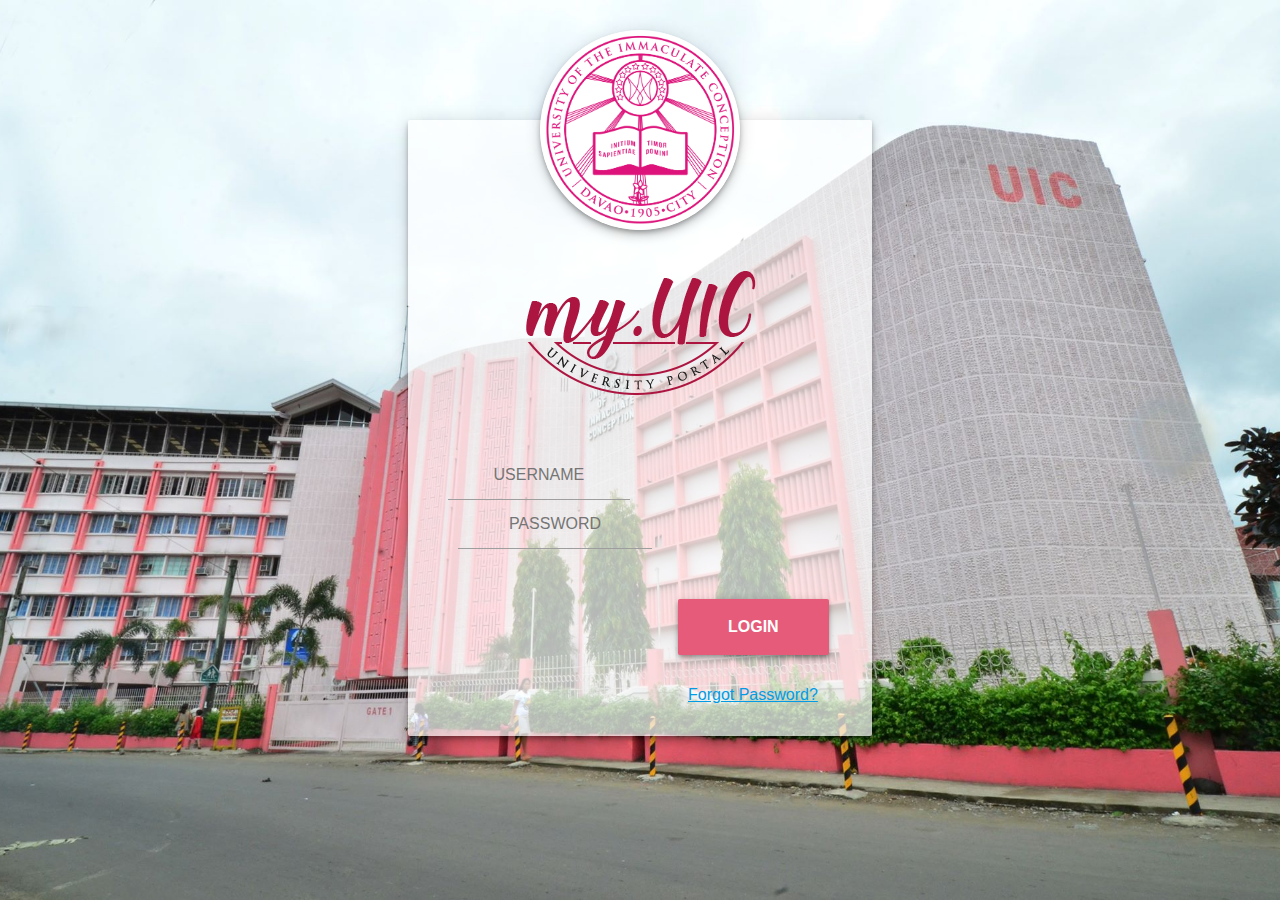
<file: uicLogin/login.html>
<!DOCTYPE html>
<html>
	<head>
			<title>UIC | IIS V1.0</title>
			<link rel="stylesheet" href="css/style.css">
			<link rel = "icon" type = "image/png" href = "image/uic-logo3.png">
	
	</head>
		<body>

			<div class = "container">

				<div class = "box">
					
					<div class="imagess">
						<img class = "logo" src = "image/uic-logo3.png">
						<img class = "portal" src = "image/myuicportal.png">
					</div>
			
						<input type = "text" placeholder = "USERNAME">
				
						<input type = "password" placeholder = "PASSWORD">
						<button type = "submit">LOGIN</button>
						<a href="#" class="forgot">Forgot Password?</a>

				</div>

			</div>

		</body>
</html>
</file>
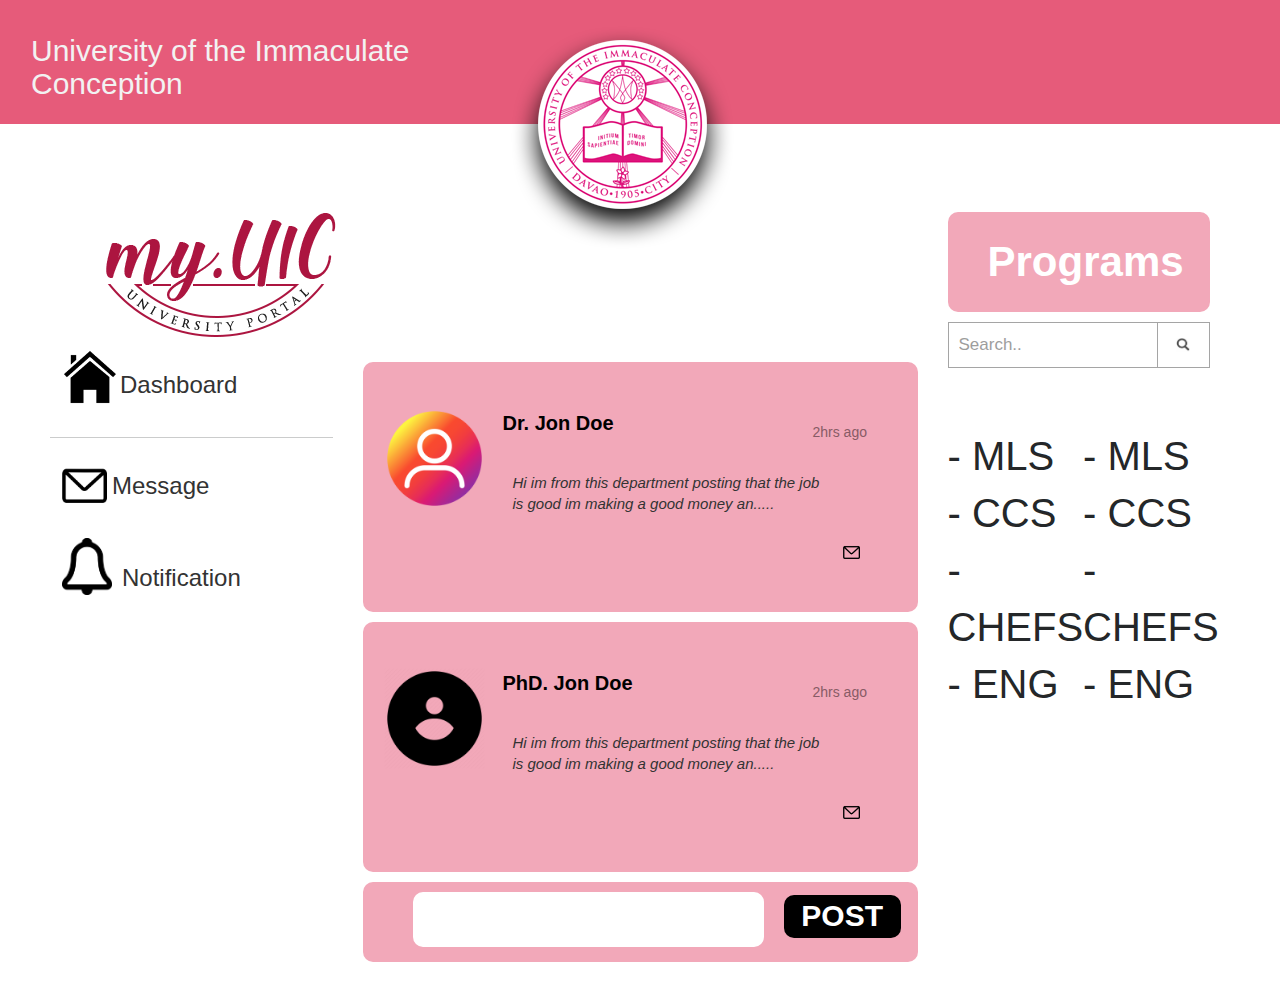
<file: WEBDEV_ACT5_CEDEÑO/CEDEÑO_ALUMNI_index.html>
<!DOCTYPE html>
<html>
<head>
	<title>Dashboard</title>
	<link rel="stylesheet" type="text/css" href="css/CEDENO_ALUMNI_style.css">
	  <meta name="viewport" content="width=device-width, initial-scale=1">
  <link rel="stylesheet" href="https://maxcdn.bootstrapcdn.com/bootstrap/3.4.1/css/bootstrap.min.css">
  <script src="https://ajax.googleapis.com/ajax/libs/jquery/3.4.1/jquery.min.js"></script>
  <script src="https://maxcdn.bootstrapcdn.com/bootstrap/3.4.1/js/bootstrap.min.js"></script>
	
	<script type="text/javascript" src="js/CEDENO_ALUMNI_script.js"></script>
</head>
<body>


	<div class="topnav">
		<div class="col-sm-12 ">
	  <h2> University of the Immaculate<br>Conception</h2>
	  	</div>
	</div>

	<div class="col-sm-12 text-center" style="margin-top: -150px;">
	<img  src="images/logo.png"  style="margin-bottom: -5%;">
	</div>	

		<div class="container"  >
		  <div class="row">
		
		 <div class="col-sm-3" >
		
			<img src="images/myuicportal.png">


			<div class="home" style="margin-left: -20px">
			<img src="images/thm-home-menu-icon.png" style="width: 80px; height: 80;"  onclick="trigger('Dashboard')"><h3 onclick="trigger('Dashboard')">Dashboard</h3>
			</div>

			<br><br><br><br><br>
			<div class="liner" style="margin-left: -20px"></div><br>


			<div class="msg" style="margin-left: -8px">
			<img src="images/msg.png" style="width: 45px; height: 80; " onclick="trigger('Message')" ><h3  onclick="trigger('Message')">Message</h3>
			<br>
			</div>
			<br><br><br>
			<div class="msgL"></div>

			<br>


			<div class="msg" style="margin-left: -8px">
			<img src="images/bell.png" style="width: 50px; height: 70;"  onclick="trigger('Notification')" ><br><h3 style="margin-left: 60px; margin-bottom: -10px;" onclick="trigger('Notification')" >Notification</h3>
			<br>
			</div>
			<br><br><br>
			<div class="msgL"></div>
	

		</div>

		<!-- //SECOND COLUMN -->
		 <div class="col-sm-6">
			<div class="marginer">
				<p id="rcorners1">
					<img src="images/1.png" style="width: 20%; margin-top: 5%;" onclick="trigger('visting')">
					<h4 class="headCont"><b onclick="trigger('visting')" style="margin-left:-60px;">Dr. Jon Doe</b></h4>
					<p style="position: absolute; margin-top: -200px; margin-left:450px; color: #885b65 ">2hrs ago</p>
					<i style="position: absolute; margin-top: -150px; margin-left:150px; font-size: 15px;" >
						Hi im from this department posting that the job<br>
						is good im making a good money an.....
					</i>

					<img src="images/msg.png" style="position: absolute; margin-top: -80px; margin-left:480px; color: #885b65;  width:3%; " onclick="trigger('message')">

				</p>

				<p id="rcorners1">
						<img src="images/2.png" style="width: 20%; margin-top: 5%;" onclick="trigger('visting')">
					<h4 class="headCont"><b onclick="trigger('visting')"  style="margin-left:-60px;">PhD. Jon Doe</b></h4>
					<p style="position: absolute; margin-top: -200px; margin-left:450px; color: #885b65 ">2hrs ago</p>
					<i style="position: absolute; margin-top: -150px; margin-left:150px; font-size: 15px;"  >
						Hi im from this department posting that the job<br>
						is good im making a good money an.....
					</i>

					<img src="images/msg.png" style="position: absolute; margin-top: -80px; margin-left:480px; color: #885b65;  width:3%; "  onclick="trigger('message')">

				</p>



				</p>

				<p id="lastcorner">
					<p id="inner"></p>
					<center><p id="inner1" style="font-size: 30px;"><b onclick="trigger('Post')">POST</b></center>
				</p>


				<br>
			</div>
		</div>



		<!-- //THIRD COLUMN -->
	    <div class="col-sm-3">

	    	<p id="programs" style="color: #fff"><b style="font-size: 300%; margin:9%"> Programs </b></p>

	    	<div class="example" action="/action_page.php" style="margin:auto;max-width:300px">
	    	 <input type="text" placeholder="Search.." name="search2">
  			<button type="submit" onclick="trigger('Search button');"><img src="images/MAGNI.png" style="width: 14px;"></button>
  			</div>
  			<br>	<br>	<br>
  			<CENTER style="font-size: 40px; color: #242729 ">
  			<table>
  				<tr>
  				<td>- MLS</td>
  				<td>- MLS</td>
  				</tr>
  				<tr>
  				<td>- CCS</td>
  				<td>- CCS</td>
  				</tr>
  				<tr>
  				<td>- CHEFS</td>
  				<td>- CHEFS</td>
  				</tr>
  				<tr>
  				<td>- ENG</td>
  				<td>- ENG</td>
  				</tr>
  			</table>

  			</CENTER>






		</div>

	</div>

</body>
</html>
</file>
<file: uicLogin/css/style.css>
body {
	background-image: url('../image/BG.jpg');
    background-position-x: center;
    background-position-y: center;
    background-size: cover;
    background-repeat-x: no-repeat;
    background-repeat-y: no-repeat;
    background-attachment: fixed;
    background-origin: initial;
    background-clip: initial;
    background-color: initial;

}

.container {
	line-height: 1.5;
	font-family: "Roboto", sans-serif;
	font-weight: normal;
	color: rgba(0,0,0,0.87);
	box-sizing: inherit;
	font-size: 14px;	
	margin-top: 120px;
}
.imagess{
	text-align: center;
}
.box {
	box-shadow: 0 6px 10px 0 rgba(0,0,0,0.14),0 1px 18px 0 rgba(0,0,0,0.12),0 3px 5px -1px rgba(0,0,0,0.3);
	position: relative;
	border-radius: 2px;
	background: rgba(255,255,255, 0.7) !important;
	padding: 30px;
	margin-right: 400px;
	margin-left: 400px;
}

.logo {
	border: 0;
	width: 200px;
	height: 200px;
	margin-top: -120px;
	margin-left: 50px;
	border-radius: 100%;
	position: absolute;
	box-shadow: 0 6px 10px 0 rgba(0,0,0,0.14),0 1px 18px 0 rgba(0,0,0,0.12),0 3px 5px -1px rgba(0,0,0,0.3);
}

.portal {
	box-sizing: inherit;
	margin-top: 120px;
	margin-bottom: 50px;
}



input[type=text]{
	text-align: center;
	background-color: transparent;
	border: none;
	border-bottom: 1px solid #9e9e9e;
	height: 3rem;
	width: 45%;
	font-size: 1rem;
	margin-left: 10px;
	padding: 0;
	outline: none;
}

input[type=password]{
	text-align: center;
	background-color: transparent;
	border: none;
	border-bottom: 1px solid #9e9e9e;
	height: 3rem;
	width: 48%;
	font-size: 1rem;
	margin-left: 20px;
	padding: 0;
	outline: none;
}
input:hover{
border-bottom: 1px solid #e1375c;
}
button[type=submit]{
	
	font-weight: bold;
	background-color: #e65b7a;
	box-shadow: 0 4px 5px 0 rgba(0,0,0,0.14),0 1px 10px 0 rgba(0,0,0,0.12),0 2px 4px -1px rgba(0,0,0,0.3);
	border: none;
	margin-top: 50px;
	margin-left: 240px;
	margin-bottom: 30px;
	border-radius: 2px;
	line-height: 36px;
	padding: 10px 50px;
	font-size: 1rem;
	outline: 0;
	color: #fff;
	text-align: center;
	cursor: pointer;
}
button:hover{
	  background-color: #e1375c;

}

.forgot {
	text-align: center;
	font-size: 1rem;
	line-height: 110%;
	box-sizing: inherit;
	background-color: transparent;
	color: #039be5;
	font-weight: inherit;
	margin-left: 250px;
	margin-bottom: 100px;
}
</file>
<file: WEBDEV_ACT5_CEDEÑO/css/CEDENO_ALUMNI_style.css>
*{
  box-sizing: border-box;
}

body {
  margin: 0;
  font-family: Tahoma;
}

/* Style the header */


/* Style the top navigation bar */
.topnav {
  overflow: hidden;
  background-color: #e65b7a;
}

/* Style the topnav links */
.topnav h2 {
    font-size: 30px;
  float: left;
  display: block;
  color: #f2f2f2;
  padding: 14px 16px;

}

.topnav img{
  margin-top: -5px;
  position: absolute;
  margin-left: 145px;

}

.column {
  border-right: 3px solid #ebebec;
  float: left;
  width: 25%;
  padding: 10px;
  height: 300px; /* Should be removed. Only for demonstration */
}
.column1 {
  border-right: 3px solid #ebebec;
  float: left;
  width: 50%;
  padding: 10px;
  height: 300px; /* Should be removed. Only for demonstration */
}

.column2 {
  border-right: 3px solid #ebebec;
  float: left;
  width: 25%;
  padding: 10px;
  height: 300px; /* Should be removed. Only for demonstration */
}


/* Clear floats after the columns */
.row:after {
  content: "";
  display: table;
  clear: both;

}

.home{
 position: absolute;
   margin-left: 110px;
}
.home h3{
  margin-top: -45px;
  margin-left: 70px;

 }
.liner{
  margin-left: 20px;
  border-bottom: 1px solid #cbcccc;
}


.msg{
  position: absolute;
  margin-left: 125px;
}
.msg h3{
  margin-top: -30px;
  margin-left: 50px;

 }
 .msgL{


  border-: 1px solid #cbcccc;
}



#rcorners1 {
  border-radius: 10px;
  background: #f2a8b9;
  padding: 20px; 
  width: 100%;
  height: 250px;  

}
#programs {
  border-radius: 10px;
  background: #f2a8b9;
  padding: 20px; 
  width: 100%;

  

}

.headCont {
position: absolute;
margin-top: -210px;
margin-left: 200px; 
font-size: 20px;
color: black
}


#lastcorner {
  border-radius: 10px;
  background: #f2a8b9;
  padding: 20px; 
  width: 100%;
  height: 80px;  

}
#inner {
  position: absolute;
  border-radius: 10px;
  background: #fff;
  margin-top: -80px;
  margin-left: 50px;
  width: 60%;
  height: 55px;  

}
#inner1 {
  position: absolute;
  border-radius: 10px;
  background: black;
  margin-top: -13%;
  margin-left:72%;
  width: 20%;
  color: #ffF;

}


.holdes{
  padding: px; 
  width: 25%;
}

.marginer{

  margin-top: 150px;
}
div.example input[type=text] {
  padding: 10px;
  font-size: 17px;
  border: 1px solid grey;
  float: left;
  width: 80%;
  background: #fff;
  opacity: 0.7;
}

div.example button {
  float: left;
  width: 20%;
  padding: 10px;
  background: #fff;
  color: white;
  font-size: 17px;
  border: 1px solid grey;
  border-left: none;
  cursor: pointer;
  opacity: 0.7;
}



div.example::after {
  content: "";
  clear: both;
  display: table;
}
</file>
